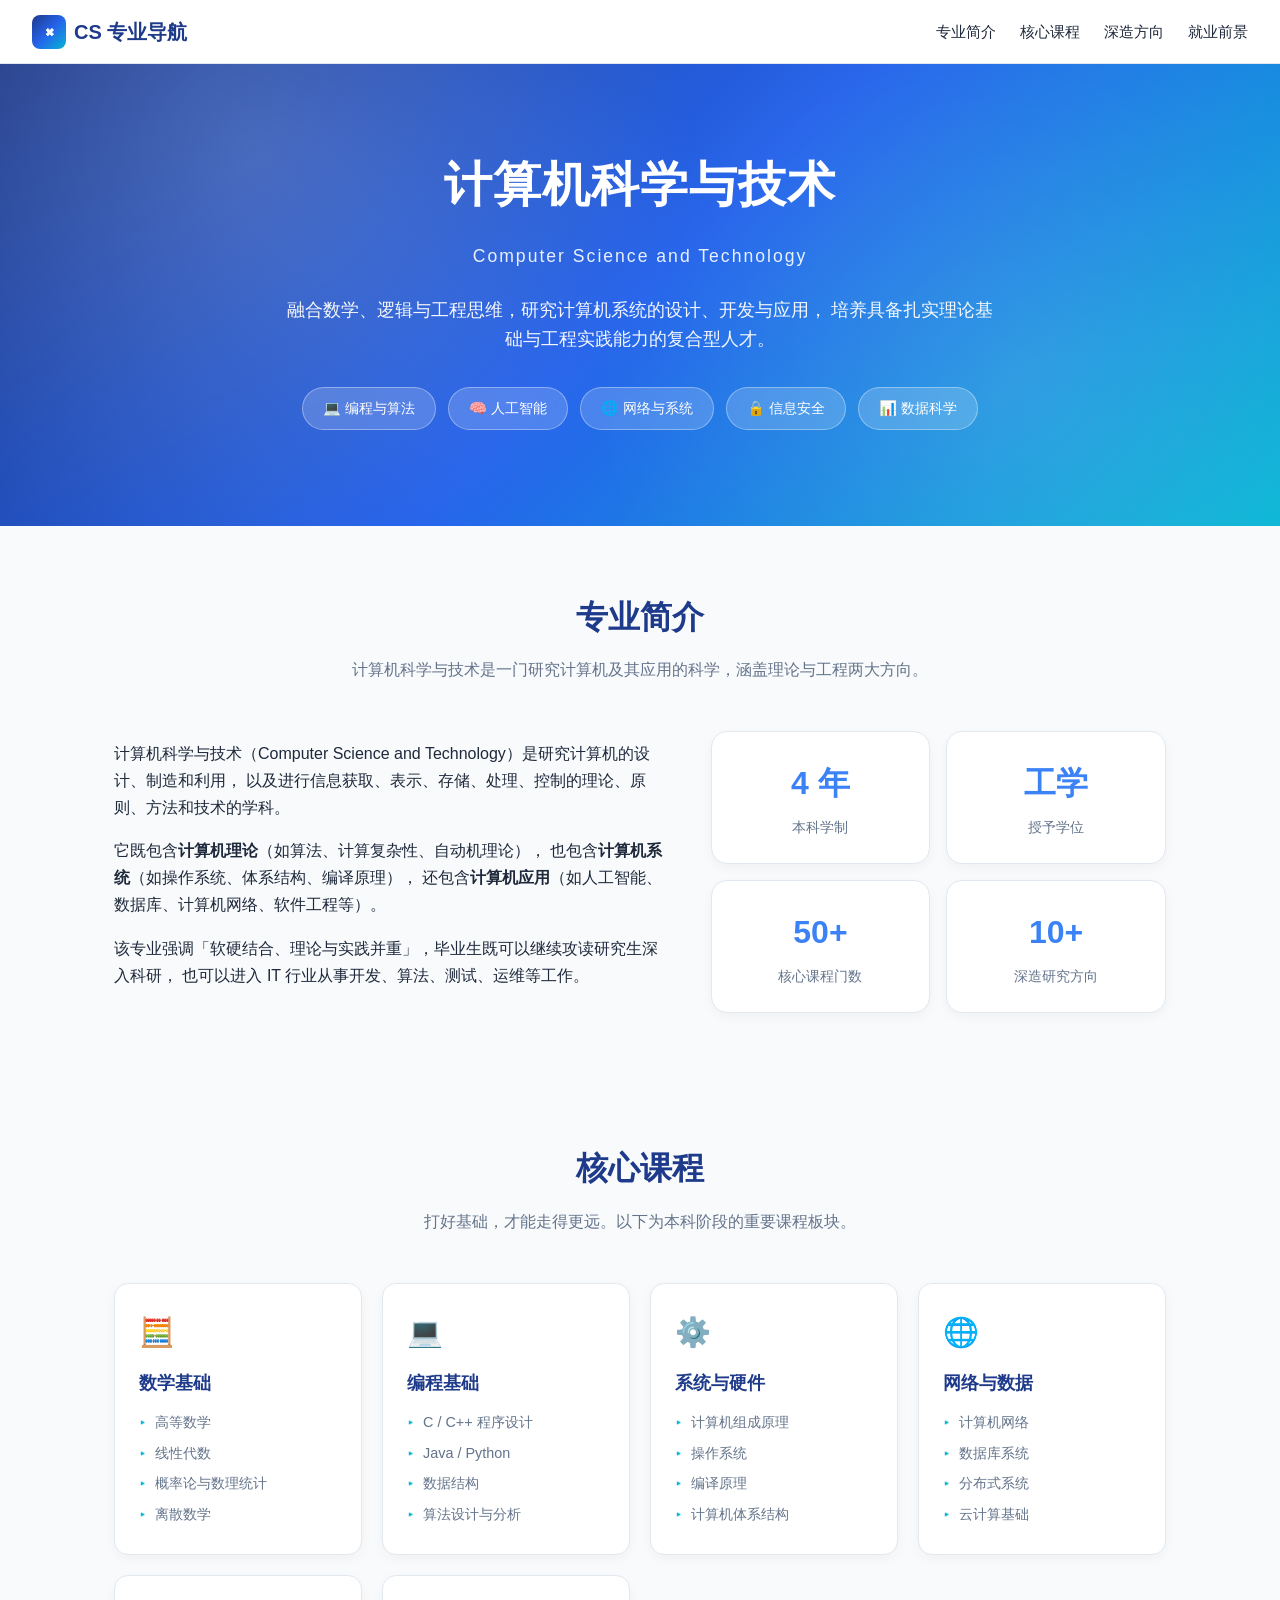
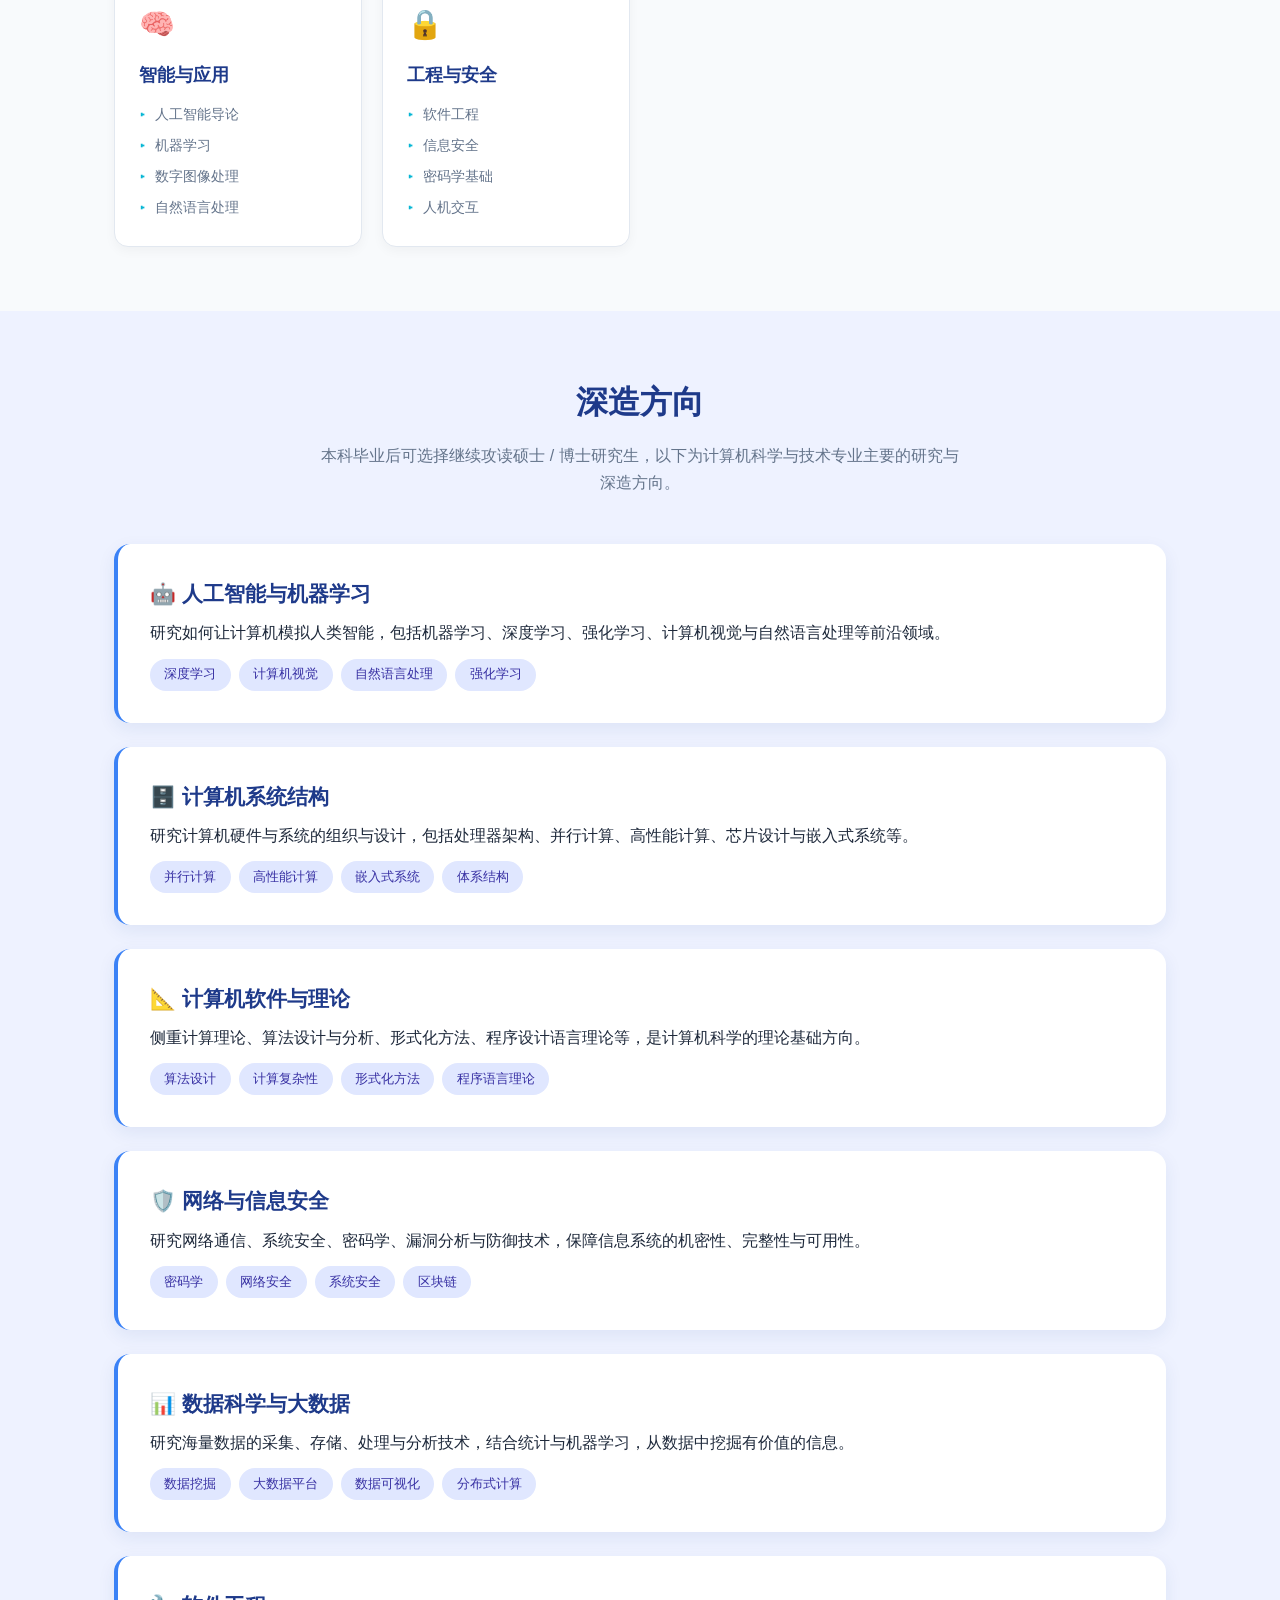
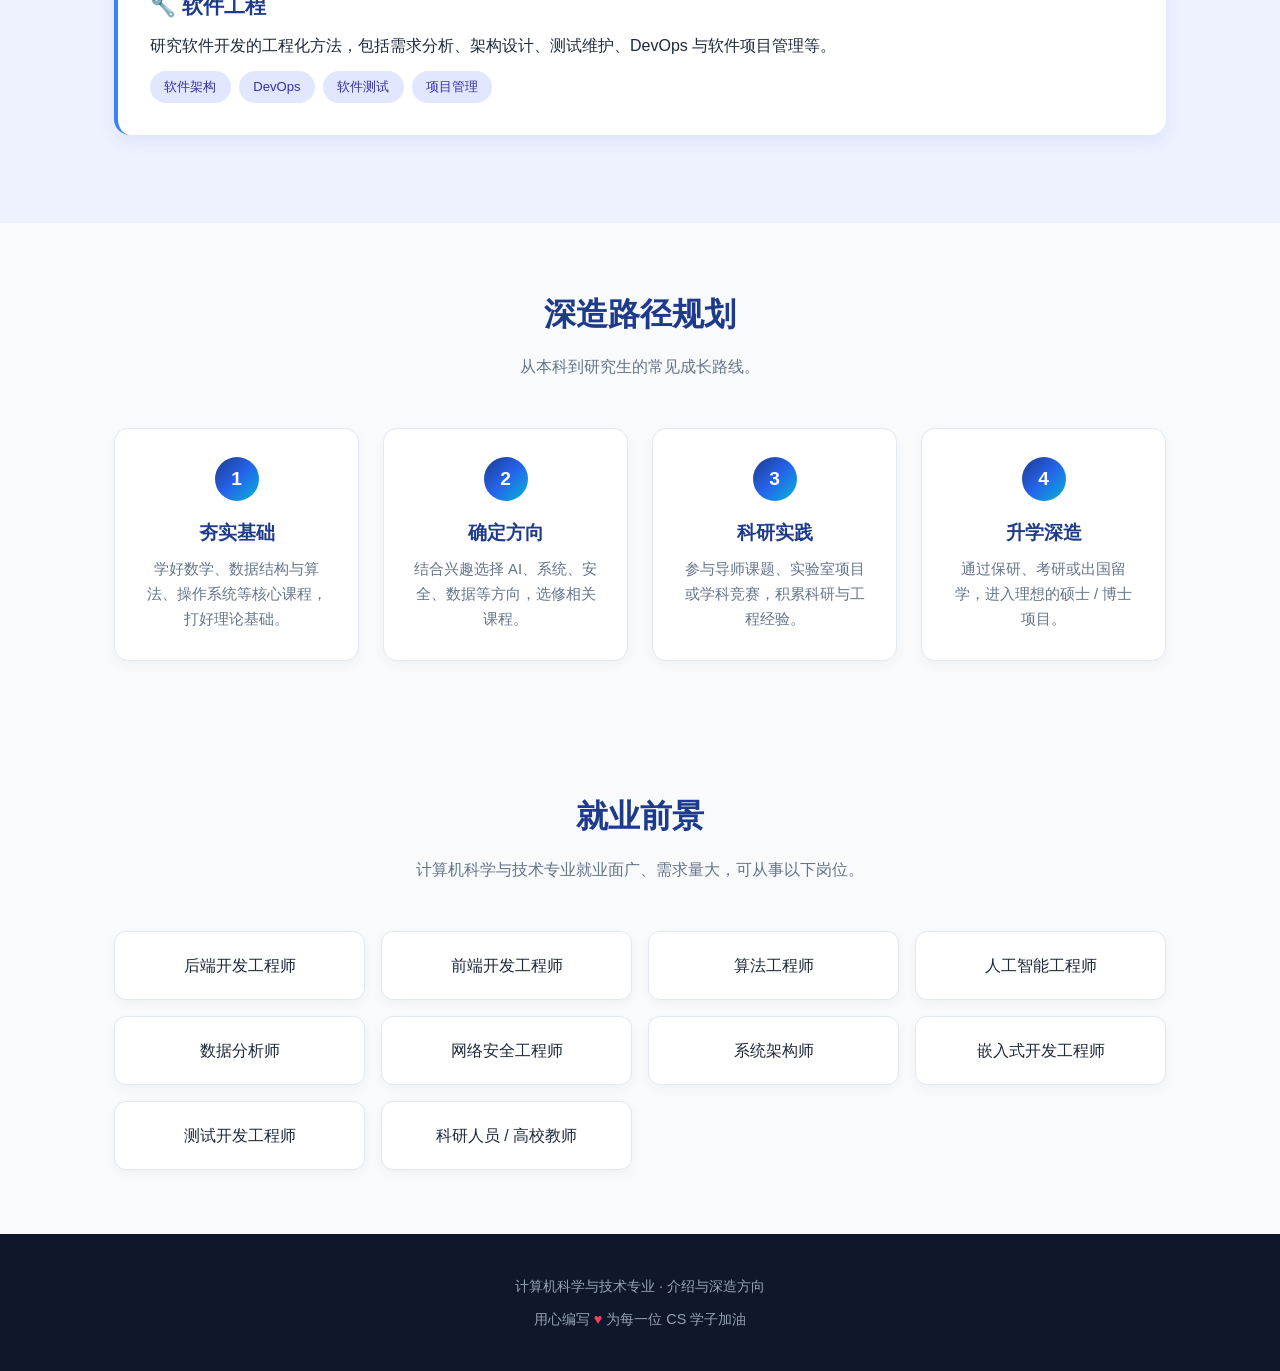
<file: computer-science.html>
<!DOCTYPE html>
<html lang="zh-CN">
<head>
  <meta charset="UTF-8">
  <meta name="viewport" content="width=device-width, initial-scale=1.0">
  <title>计算机科学与技术专业 · 介绍与深造方向</title>
  <style>
    :root {
      --primary: #1e3a8a;
      --primary-light: #3b82f6;
      --accent: #06b6d4;
      --bg: #f8fafc;
      --card-bg: #ffffff;
      --text: #1e293b;
      --text-light: #64748b;
      --border: #e2e8f0;
      --gradient: linear-gradient(135deg, #1e3a8a 0%, #2563eb 50%, #06b6d4 100%);
    }

    * {
      margin: 0;
      padding: 0;
      box-sizing: border-box;
    }

    html {
      scroll-behavior: smooth;
    }

    body {
      font-family: -apple-system, BlinkMacSystemFont, "Segoe UI", "PingFang SC",
        "Hiragino Sans GB", "Microsoft YaHei", sans-serif;
      background: var(--bg);
      color: var(--text);
      line-height: 1.7;
    }

    /* ===== 导航栏 ===== */
    .navbar {
      position: sticky;
      top: 0;
      z-index: 100;
      background: rgba(255, 255, 255, 0.92);
      backdrop-filter: blur(12px);
      border-bottom: 1px solid var(--border);
      padding: 0 2rem;
      height: 64px;
      display: flex;
      align-items: center;
      justify-content: space-between;
    }

    .navbar .logo {
      font-size: 1.25rem;
      font-weight: 700;
      color: var(--primary);
      display: flex;
      align-items: center;
      gap: 0.5rem;
    }

    .navbar .logo .icon {
      width: 34px;
      height: 34px;
      border-radius: 8px;
      background: var(--gradient);
      display: flex;
      align-items: center;
      justify-content: center;
      color: #fff;
      font-size: 1rem;
    }

    .nav-links {
      display: flex;
      gap: 1.5rem;
      list-style: none;
    }

    .nav-links a {
      color: var(--text);
      text-decoration: none;
      font-size: 0.95rem;
      font-weight: 500;
      transition: color 0.2s;
    }

    .nav-links a:hover {
      color: var(--primary-light);
    }

    @media (max-width: 640px) {
      .navbar {
        padding: 0 1rem;
      }
      .nav-links {
        gap: 1rem;
      }
      .nav-links a {
        font-size: 0.85rem;
      }
    }

    /* ===== Hero ===== */
    .hero {
      background: var(--gradient);
      color: #fff;
      text-align: center;
      padding: 5rem 1.5rem 6rem;
      position: relative;
      overflow: hidden;
    }

    .hero::after {
      content: "";
      position: absolute;
      inset: 0;
      background: radial-gradient(circle at 20% 20%, rgba(255, 255, 255, 0.18), transparent 40%),
        radial-gradient(circle at 80% 70%, rgba(255, 255, 255, 0.12), transparent 40%);
      pointer-events: none;
    }

    .hero h1 {
      font-size: 3rem;
      letter-spacing: 1px;
      margin-bottom: 1rem;
      position: relative;
      z-index: 1;
    }

    .hero .en {
      font-size: 1.1rem;
      opacity: 0.9;
      letter-spacing: 2px;
      margin-bottom: 1.5rem;
      position: relative;
      z-index: 1;
    }

    .hero p {
      max-width: 720px;
      margin: 0 auto;
      font-size: 1.1rem;
      opacity: 0.95;
      position: relative;
      z-index: 1;
    }

    .hero .badges {
      margin-top: 2rem;
      display: flex;
      flex-wrap: wrap;
      gap: 0.75rem;
      justify-content: center;
      position: relative;
      z-index: 1;
    }

    .hero .badge {
      background: rgba(255, 255, 255, 0.18);
      border: 1px solid rgba(255, 255, 255, 0.35);
      padding: 0.5rem 1.25rem;
      border-radius: 999px;
      font-size: 0.9rem;
      backdrop-filter: blur(4px);
    }

    @media (max-width: 640px) {
      .hero h1 {
        font-size: 2rem;
      }
      .hero p {
        font-size: 1rem;
      }
    }

    /* ===== 通用布局 ===== */
    .container {
      max-width: 1100px;
      margin: 0 auto;
      padding: 0 1.5rem;
    }

    section {
      padding: 4rem 0;
    }

    .section-title {
      text-align: center;
      font-size: 2rem;
      margin-bottom: 0.75rem;
      color: var(--primary);
    }

    .section-subtitle {
      text-align: center;
      color: var(--text-light);
      max-width: 640px;
      margin: 0 auto 3rem;
    }

    /* ===== 专业简介 ===== */
    .intro-grid {
      display: grid;
      grid-template-columns: 1.1fr 0.9fr;
      gap: 2.5rem;
      align-items: center;
    }

    .intro-text p {
      margin-bottom: 1rem;
      color: var(--text);
    }

    .intro-stats {
      display: grid;
      grid-template-columns: 1fr 1fr;
      gap: 1rem;
    }

    .stat-card {
      background: var(--card-bg);
      border: 1px solid var(--border);
      border-radius: 16px;
      padding: 1.5rem;
      text-align: center;
      box-shadow: 0 4px 12px rgba(0, 0, 0, 0.04);
      transition: transform 0.2s, box-shadow 0.2s;
    }

    .stat-card:hover {
      transform: translateY(-4px);
      box-shadow: 0 12px 24px rgba(30, 58, 138, 0.12);
    }

    .stat-card .num {
      font-size: 2rem;
      font-weight: 700;
      color: var(--primary-light);
    }

    .stat-card .label {
      color: var(--text-light);
      font-size: 0.9rem;
      margin-top: 0.25rem;
    }

    @media (max-width: 800px) {
      .intro-grid {
        grid-template-columns: 1fr;
      }
    }

    /* ===== 课程卡片 ===== */
    .cards-grid {
      display: grid;
      grid-template-columns: repeat(auto-fit, minmax(230px, 1fr));
      gap: 1.25rem;
    }

    .course-card {
      background: var(--card-bg);
      border: 1px solid var(--border);
      border-radius: 14px;
      padding: 1.5rem;
      box-shadow: 0 4px 12px rgba(0, 0, 0, 0.04);
      transition: transform 0.2s, border-color 0.2s;
    }

    .course-card:hover {
      transform: translateY(-4px);
      border-color: var(--primary-light);
    }

    .course-card .emoji {
      font-size: 1.8rem;
      margin-bottom: 0.75rem;
    }

    .course-card h3 {
      font-size: 1.1rem;
      margin-bottom: 0.5rem;
      color: var(--primary);
    }

    .course-card ul {
      list-style: none;
      padding: 0;
    }

    .course-card li {
      color: var(--text-light);
      font-size: 0.9rem;
      padding: 0.2rem 0;
      padding-left: 1rem;
      position: relative;
    }

    .course-card li::before {
      content: "▸";
      position: absolute;
      left: 0;
      color: var(--accent);
    }

    /* ===== 深造方向 ===== */
    .directions {
      background: #eef2ff;
    }

    .direction-card {
      background: var(--card-bg);
      border-radius: 16px;
      padding: 2rem;
      box-shadow: 0 6px 18px rgba(30, 58, 138, 0.08);
      border-left: 4px solid var(--primary-light);
      margin-bottom: 1.5rem;
      transition: transform 0.2s;
    }

    .direction-card:hover {
      transform: translateX(6px);
    }

    .direction-card h3 {
      color: var(--primary);
      font-size: 1.3rem;
      margin-bottom: 0.5rem;
      display: flex;
      align-items: center;
      gap: 0.5rem;
    }

    .direction-card .desc {
      color: var(--text);
      margin-bottom: 0.75rem;
    }

    .direction-card .tags {
      display: flex;
      flex-wrap: wrap;
      gap: 0.5rem;
    }

    .direction-card .tag {
      background: #e0e7ff;
      color: #3730a3;
      font-size: 0.82rem;
      padding: 0.3rem 0.9rem;
      border-radius: 999px;
      font-weight: 500;
    }

    /* ===== 时间线（深造路径） ===== */
    .timeline {
      display: grid;
      grid-template-columns: repeat(auto-fit, minmax(240px, 1fr));
      gap: 1.5rem;
      margin-top: 1rem;
    }

    .timeline-step {
      background: var(--card-bg);
      border: 1px solid var(--border);
      border-radius: 14px;
      padding: 1.75rem;
      text-align: center;
      box-shadow: 0 4px 12px rgba(0, 0, 0, 0.04);
    }

    .timeline-step .step-num {
      width: 44px;
      height: 44px;
      margin: 0 auto 1rem;
      background: var(--gradient);
      color: #fff;
      font-weight: 700;
      font-size: 1.2rem;
      border-radius: 50%;
      display: flex;
      align-items: center;
      justify-content: center;
    }

    .timeline-step h3 {
      margin-bottom: 0.5rem;
      color: var(--primary);
    }

    .timeline-step p {
      color: var(--text-light);
      font-size: 0.92rem;
    }

    /* ===== 就业方向 ===== */
    .job-grid {
      display: grid;
      grid-template-columns: repeat(auto-fit, minmax(200px, 1fr));
      gap: 1rem;
    }

    .job-item {
      background: var(--card-bg);
      border: 1px solid var(--border);
      border-radius: 12px;
      padding: 1.25rem;
      text-align: center;
      font-weight: 500;
      color: var(--text);
      box-shadow: 0 4px 12px rgba(0, 0, 0, 0.04);
      transition: background 0.2s, color 0.2s;
    }

    .job-item:hover {
      background: var(--primary);
      color: #fff;
    }

    /* ===== 页脚 ===== */
    footer {
      background: #0f172a;
      color: #94a3b8;
      text-align: center;
      padding: 2.5rem 1.5rem;
      font-size: 0.9rem;
    }

    footer .heart {
      color: #f43f5e;
    }
  </style>
</head>
<body>

  <!-- 导航栏 -->
  <nav class="navbar">
    <div class="logo">
      <span class="icon">⌘</span>
      CS 专业导航
    </div>
    <ul class="nav-links">
      <li><a href="#intro">专业简介</a></li>
      <li><a href="#courses">核心课程</a></li>
      <li><a href="#directions">深造方向</a></li>
      <li><a href="#jobs">就业前景</a></li>
    </ul>
  </nav>

  <!-- Hero -->
  <header class="hero">
    <h1>计算机科学与技术</h1>
    <div class="en">Computer Science and Technology</div>
    <p>
      融合数学、逻辑与工程思维，研究计算机系统的设计、开发与应用，
      培养具备扎实理论基础与工程实践能力的复合型人才。
    </p>
    <div class="badges">
      <span class="badge">💻 编程与算法</span>
      <span class="badge">🧠 人工智能</span>
      <span class="badge">🌐 网络与系统</span>
      <span class="badge">🔒 信息安全</span>
      <span class="badge">📊 数据科学</span>
    </div>
  </header>

  <!-- 专业简介 -->
  <section id="intro">
    <div class="container">
      <h2 class="section-title">专业简介</h2>
      <p class="section-subtitle">计算机科学与技术是一门研究计算机及其应用的科学，涵盖理论与工程两大方向。</p>
      <div class="intro-grid">
        <div class="intro-text">
          <p>
            计算机科学与技术（Computer Science and Technology）是研究计算机的设计、制造和利用，
            以及进行信息获取、表示、存储、处理、控制的理论、原则、方法和技术的学科。
          </p>
          <p>
            它既包含<strong>计算机理论</strong>（如算法、计算复杂性、自动机理论），
            也包含<strong>计算机系统</strong>（如操作系统、体系结构、编译原理），
            还包含<strong>计算机应用</strong>（如人工智能、数据库、计算机网络、软件工程等）。
          </p>
          <p>
            该专业强调「软硬结合、理论与实践并重」，毕业生既可以继续攻读研究生深入科研，
            也可以进入 IT 行业从事开发、算法、测试、运维等工作。
          </p>
        </div>
        <div class="intro-stats">
          <div class="stat-card">
            <div class="num">4 年</div>
            <div class="label">本科学制</div>
          </div>
          <div class="stat-card">
            <div class="num">工学</div>
            <div class="label">授予学位</div>
          </div>
          <div class="stat-card">
            <div class="num">50+</div>
            <div class="label">核心课程门数</div>
          </div>
          <div class="stat-card">
            <div class="num">10+</div>
            <div class="label">深造研究方向</div>
          </div>
        </div>
      </div>
    </div>
  </section>

  <!-- 核心课程 -->
  <section id="courses">
    <div class="container">
      <h2 class="section-title">核心课程</h2>
      <p class="section-subtitle">打好基础，才能走得更远。以下为本科阶段的重要课程板块。</p>
      <div class="cards-grid">
        <div class="course-card">
          <div class="emoji">🧮</div>
          <h3>数学基础</h3>
          <ul>
            <li>高等数学</li>
            <li>线性代数</li>
            <li>概率论与数理统计</li>
            <li>离散数学</li>
          </ul>
        </div>
        <div class="course-card">
          <div class="emoji">💻</div>
          <h3>编程基础</h3>
          <ul>
            <li>C / C++ 程序设计</li>
            <li>Java / Python</li>
            <li>数据结构</li>
            <li>算法设计与分析</li>
          </ul>
        </div>
        <div class="course-card">
          <div class="emoji">⚙️</div>
          <h3>系统与硬件</h3>
          <ul>
            <li>计算机组成原理</li>
            <li>操作系统</li>
            <li>编译原理</li>
            <li>计算机体系结构</li>
          </ul>
        </div>
        <div class="course-card">
          <div class="emoji">🌐</div>
          <h3>网络与数据</h3>
          <ul>
            <li>计算机网络</li>
            <li>数据库系统</li>
            <li>分布式系统</li>
            <li>云计算基础</li>
          </ul>
        </div>
        <div class="course-card">
          <div class="emoji">🧠</div>
          <h3>智能与应用</h3>
          <ul>
            <li>人工智能导论</li>
            <li>机器学习</li>
            <li>数字图像处理</li>
            <li>自然语言处理</li>
          </ul>
        </div>
        <div class="course-card">
          <div class="emoji">🔒</div>
          <h3>工程与安全</h3>
          <ul>
            <li>软件工程</li>
            <li>信息安全</li>
            <li>密码学基础</li>
            <li>人机交互</li>
          </ul>
        </div>
      </div>
    </div>
  </section>

  <!-- 深造方向 -->
  <section id="directions" class="directions">
    <div class="container">
      <h2 class="section-title">深造方向</h2>
      <p class="section-subtitle">
        本科毕业后可选择继续攻读硕士 / 博士研究生，以下为计算机科学与技术专业主要的研究与深造方向。
      </p>

      <div class="direction-card">
        <h3>🤖 人工智能与机器学习</h3>
        <p class="desc">
          研究如何让计算机模拟人类智能，包括机器学习、深度学习、强化学习、计算机视觉与自然语言处理等前沿领域。
        </p>
        <div class="tags">
          <span class="tag">深度学习</span>
          <span class="tag">计算机视觉</span>
          <span class="tag">自然语言处理</span>
          <span class="tag">强化学习</span>
        </div>
      </div>

      <div class="direction-card">
        <h3>🗄️ 计算机系统结构</h3>
        <p class="desc">
          研究计算机硬件与系统的组织与设计，包括处理器架构、并行计算、高性能计算、芯片设计与嵌入式系统等。
        </p>
        <div class="tags">
          <span class="tag">并行计算</span>
          <span class="tag">高性能计算</span>
          <span class="tag">嵌入式系统</span>
          <span class="tag">体系结构</span>
        </div>
      </div>

      <div class="direction-card">
        <h3>📐 计算机软件与理论</h3>
        <p class="desc">
          侧重计算理论、算法设计与分析、形式化方法、程序设计语言理论等，是计算机科学的理论基础方向。
        </p>
        <div class="tags">
          <span class="tag">算法设计</span>
          <span class="tag">计算复杂性</span>
          <span class="tag">形式化方法</span>
          <span class="tag">程序语言理论</span>
        </div>
      </div>

      <div class="direction-card">
        <h3>🛡️ 网络与信息安全</h3>
        <p class="desc">
          研究网络通信、系统安全、密码学、漏洞分析与防御技术，保障信息系统的机密性、完整性与可用性。
        </p>
        <div class="tags">
          <span class="tag">密码学</span>
          <span class="tag">网络安全</span>
          <span class="tag">系统安全</span>
          <span class="tag">区块链</span>
        </div>
      </div>

      <div class="direction-card">
        <h3>📊 数据科学与大数据</h3>
        <p class="desc">
          研究海量数据的采集、存储、处理与分析技术，结合统计与机器学习，从数据中挖掘有价值的信息。
        </p>
        <div class="tags">
          <span class="tag">数据挖掘</span>
          <span class="tag">大数据平台</span>
          <span class="tag">数据可视化</span>
          <span class="tag">分布式计算</span>
        </div>
      </div>

      <div class="direction-card">
        <h3>🔧 软件工程</h3>
        <p class="desc">
          研究软件开发的工程化方法，包括需求分析、架构设计、测试维护、DevOps 与软件项目管理等。
        </p>
        <div class="tags">
          <span class="tag">软件架构</span>
          <span class="tag">DevOps</span>
          <span class="tag">软件测试</span>
          <span class="tag">项目管理</span>
        </div>
      </div>
    </div>
  </section>

  <!-- 深造路径 -->
  <section id="path">
    <div class="container">
      <h2 class="section-title">深造路径规划</h2>
      <p class="section-subtitle">从本科到研究生的常见成长路线。</p>
      <div class="timeline">
        <div class="timeline-step">
          <div class="step-num">1</div>
          <h3>夯实基础</h3>
          <p>学好数学、数据结构与算法、操作系统等核心课程，打好理论基础。</p>
        </div>
        <div class="timeline-step">
          <div class="step-num">2</div>
          <h3>确定方向</h3>
          <p>结合兴趣选择 AI、系统、安全、数据等方向，选修相关课程。</p>
        </div>
        <div class="timeline-step">
          <div class="step-num">3</div>
          <h3>科研实践</h3>
          <p>参与导师课题、实验室项目或学科竞赛，积累科研与工程经验。</p>
        </div>
        <div class="timeline-step">
          <div class="step-num">4</div>
          <h3>升学深造</h3>
          <p>通过保研、考研或出国留学，进入理想的硕士 / 博士项目。</p>
        </div>
      </div>
    </div>
  </section>

  <!-- 就业前景 -->
  <section id="jobs">
    <div class="container">
      <h2 class="section-title">就业前景</h2>
      <p class="section-subtitle">计算机科学与技术专业就业面广、需求量大，可从事以下岗位。</p>
      <div class="job-grid">
        <div class="job-item">后端开发工程师</div>
        <div class="job-item">前端开发工程师</div>
        <div class="job-item">算法工程师</div>
        <div class="job-item">人工智能工程师</div>
        <div class="job-item">数据分析师</div>
        <div class="job-item">网络安全工程师</div>
        <div class="job-item">系统架构师</div>
        <div class="job-item">嵌入式开发工程师</div>
        <div class="job-item">测试开发工程师</div>
        <div class="job-item">科研人员 / 高校教师</div>
      </div>
    </div>
  </section>

  <!-- 页脚 -->
  <footer>
    <p>计算机科学与技术专业 · 介绍与深造方向</p>
    <p style="margin-top: 0.5rem;">用心编写 <span class="heart">♥</span> 为每一位 CS 学子加油</p>
  </footer>

</body>
</html>
</file>
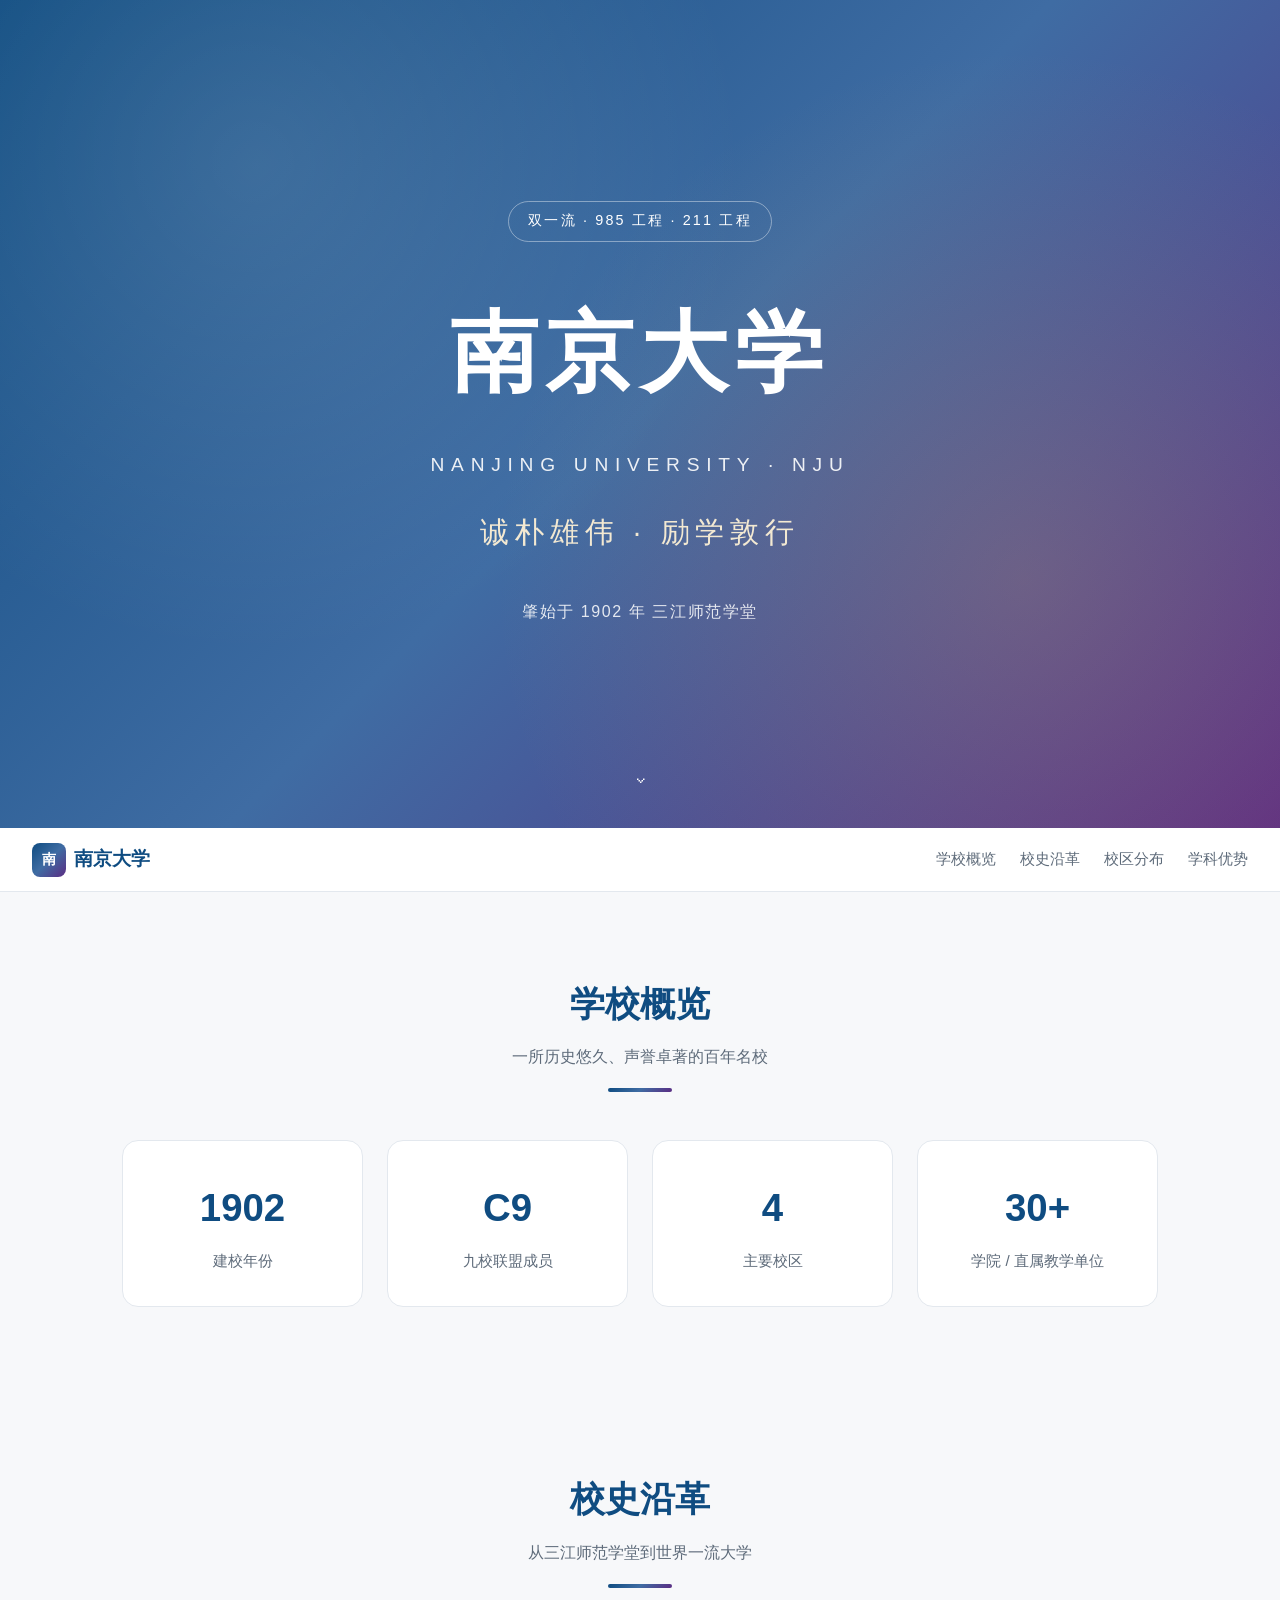
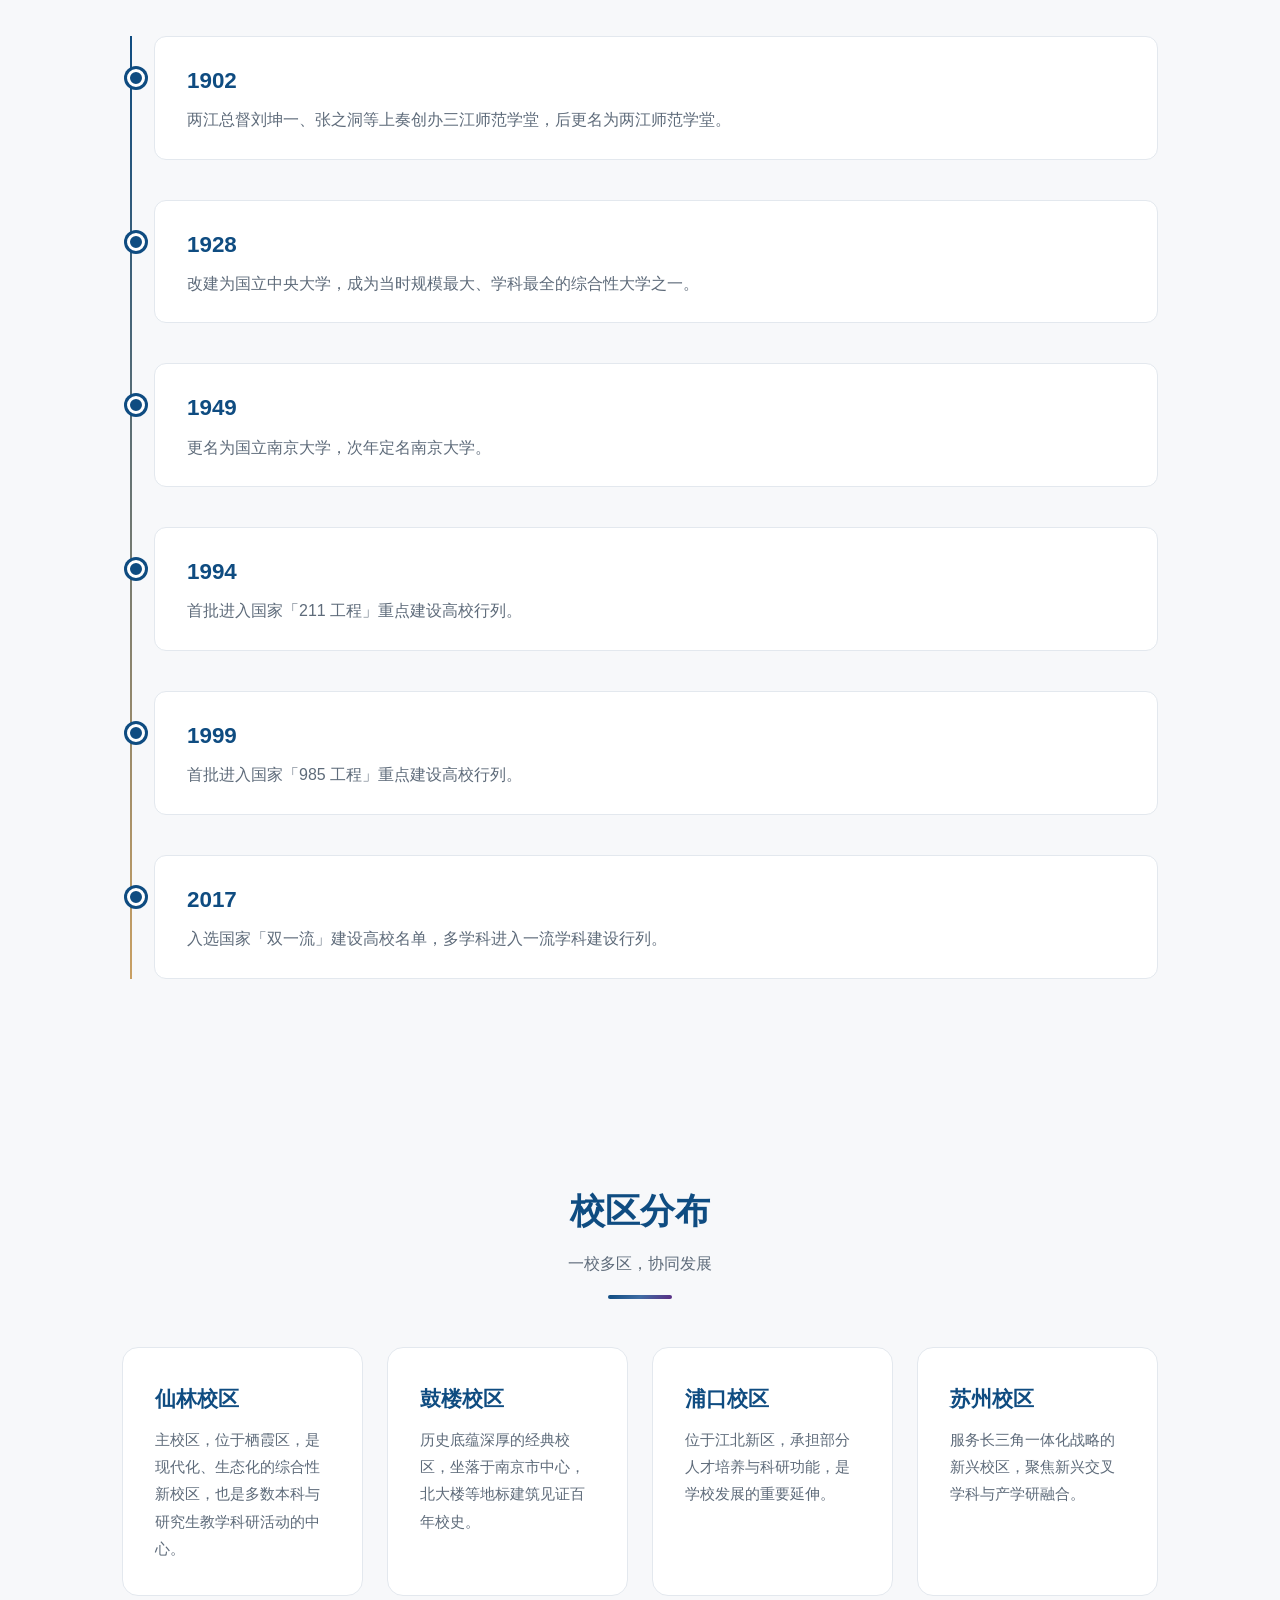
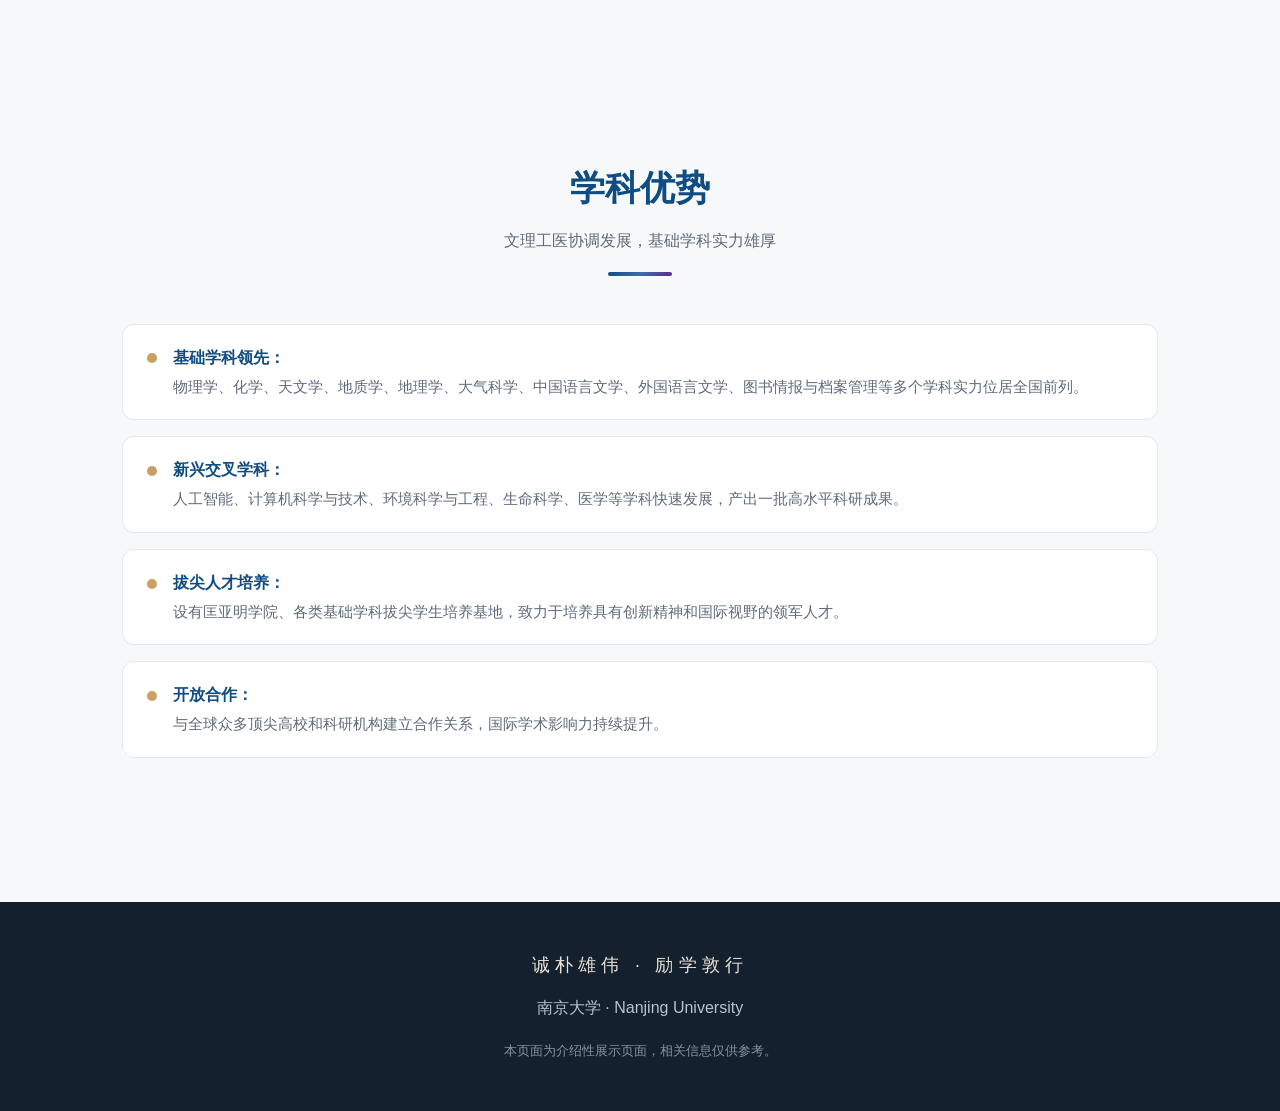
<file: nanjing-university.html>
<!DOCTYPE html>
<html lang="zh-CN">
<head>
  <meta charset="UTF-8">
  <meta name="viewport" content="width=device-width, initial-scale=1.0">
  <title>南京大学 · 校史与风采</title>
  <style>
    :root {
      --nju-blue: #0f4c81;
      --nju-purple: #5b2c83;
      --nju-gold: #c9a063;
      --bg: #f7f8fa;
      --card-bg: #ffffff;
      --text: #1f2d3d;
      --text-light: #5e6b7a;
      --border: #e3e8ee;
      --gradient: linear-gradient(135deg, #0f4c81 0%, #3f6ca3 50%, #5b2c83 100%);
    }

    * {
      margin: 0;
      padding: 0;
      box-sizing: border-box;
    }

    html {
      scroll-behavior: smooth;
    }

    body {
      font-family: -apple-system, BlinkMacSystemFont, "Segoe UI", "PingFang SC",
        "Hiragino Sans GB", "Microsoft YaHei", sans-serif;
      background: var(--bg);
      color: var(--text);
      line-height: 1.8;
    }

    /* ===== 顶部横幅 ===== */
    .hero {
      position: relative;
      min-height: 92vh;
      background: var(--gradient);
      color: #fff;
      display: flex;
      flex-direction: column;
      align-items: center;
      justify-content: center;
      text-align: center;
      padding: 4rem 2rem;
      overflow: hidden;
    }

    .hero::before {
      content: "";
      position: absolute;
      inset: 0;
      background:
        radial-gradient(circle at 20% 20%, rgba(255, 255, 255, 0.12), transparent 40%),
        radial-gradient(circle at 80% 70%, rgba(201, 160, 99, 0.25), transparent 45%);
      pointer-events: none;
    }

    .hero-badge {
      position: relative;
      display: inline-block;
      padding: 0.4rem 1.2rem;
      border: 1px solid rgba(255, 255, 255, 0.4);
      border-radius: 999px;
      font-size: 0.9rem;
      letter-spacing: 0.15em;
      margin-bottom: 2rem;
    }

    .hero h1 {
      position: relative;
      font-size: clamp(3rem, 8vw, 5.5rem);
      font-weight: 800;
      letter-spacing: 0.08em;
      margin-bottom: 1rem;
    }

    .hero .en-name {
      position: relative;
      font-size: 1.2rem;
      letter-spacing: 0.35em;
      opacity: 0.9;
      margin-bottom: 1.5rem;
      text-transform: uppercase;
    }

    .hero .motto {
      position: relative;
      font-size: clamp(1.2rem, 2.5vw, 1.8rem);
      font-weight: 300;
      letter-spacing: 0.2em;
      margin-bottom: 2.5rem;
      color: #f3e9d2;
    }

    .hero .founded {
      position: relative;
      font-size: 1rem;
      opacity: 0.85;
      letter-spacing: 0.1em;
    }

    .scroll-hint {
      position: absolute;
      bottom: 2rem;
      left: 50%;
      transform: translateX(-50%);
      font-size: 1.5rem;
      animation: bounce 2s infinite;
    }

    @keyframes bounce {
      0%, 100% { transform: translate(-50%, 0); }
      50% { transform: translate(-50%, 10px); }
    }

    /* ===== 导航栏 ===== */
    .navbar {
      position: sticky;
      top: 0;
      z-index: 100;
      background: rgba(255, 255, 255, 0.92);
      backdrop-filter: blur(12px);
      border-bottom: 1px solid var(--border);
      padding: 0 2rem;
      height: 64px;
      display: flex;
      align-items: center;
      justify-content: space-between;
    }

    .navbar .logo {
      font-size: 1.2rem;
      font-weight: 700;
      color: var(--nju-blue);
      display: flex;
      align-items: center;
      gap: 0.5rem;
    }

    .navbar .logo .icon {
      width: 34px;
      height: 34px;
      border-radius: 8px;
      background: var(--gradient);
      display: flex;
      align-items: center;
      justify-content: center;
      color: #fff;
      font-size: 0.9rem;
    }

    .nav-links {
      display: flex;
      gap: 1.5rem;
      list-style: none;
    }

    .nav-links a {
      text-decoration: none;
      color: var(--text-light);
      font-size: 0.95rem;
      transition: color 0.2s;
    }

    .nav-links a:hover {
      color: var(--nju-blue);
    }

    /* ===== 通用区块 ===== */
    .section {
      padding: 5rem 2rem;
      max-width: 1100px;
      margin: 0 auto;
    }

    .section-title {
      text-align: center;
      margin-bottom: 3rem;
    }

    .section-title h2 {
      font-size: 2.2rem;
      color: var(--nju-blue);
      margin-bottom: 0.5rem;
    }

    .section-title p {
      color: var(--text-light);
    }

    .section-title::after {
      content: "";
      display: block;
      width: 64px;
      height: 4px;
      margin: 1rem auto 0;
      background: var(--gradient);
      border-radius: 2px;
    }

    /* ===== 概览卡片 ===== */
    .stats-grid {
      display: grid;
      grid-template-columns: repeat(auto-fit, minmax(220px, 1fr));
      gap: 1.5rem;
    }

    .stat-card {
      background: var(--card-bg);
      border: 1px solid var(--border);
      border-radius: 16px;
      padding: 2rem 1.5rem;
      text-align: center;
      transition: transform 0.25s, box-shadow 0.25s;
    }

    .stat-card:hover {
      transform: translateY(-6px);
      box-shadow: 0 12px 28px rgba(15, 76, 129, 0.12);
    }

    .stat-card .number {
      font-size: 2.4rem;
      font-weight: 800;
      color: var(--nju-blue);
      margin-bottom: 0.3rem;
    }

    .stat-card .label {
      color: var(--text-light);
      font-size: 0.95rem;
    }

    /* ===== 校史时间线 ===== */
    .timeline {
      position: relative;
      padding-left: 2rem;
    }

    .timeline::before {
      content: "";
      position: absolute;
      left: 8px;
      top: 0;
      bottom: 0;
      width: 2px;
      background: linear-gradient(var(--nju-blue), var(--nju-gold));
    }

    .timeline-item {
      position: relative;
      margin-bottom: 2.5rem;
      background: var(--card-bg);
      border: 1px solid var(--border);
      border-radius: 12px;
      padding: 1.5rem 2rem;
    }

    .timeline-item::before {
      content: "";
      position: absolute;
      left: -1.75rem;
      top: 2rem;
      width: 12px;
      height: 12px;
      border-radius: 50%;
      background: var(--nju-blue);
      border: 3px solid #fff;
      box-shadow: 0 0 0 3px var(--nju-blue);
    }

    .timeline-item .year {
      font-size: 1.4rem;
      font-weight: 700;
      color: var(--nju-blue);
    }

    .timeline-item p {
      color: var(--text-light);
      margin-top: 0.3rem;
    }

    /* ===== 校区 ===== */
    .campus-grid {
      display: grid;
      grid-template-columns: repeat(auto-fit, minmax(240px, 1fr));
      gap: 1.5rem;
    }

    .campus-card {
      background: var(--card-bg);
      border: 1px solid var(--border);
      border-radius: 16px;
      padding: 2rem;
      transition: transform 0.25s;
    }

    .campus-card:hover {
      transform: translateY(-6px);
      border-color: var(--nju-gold);
    }

    .campus-card h3 {
      color: var(--nju-blue);
      margin-bottom: 0.5rem;
      font-size: 1.3rem;
    }

    .campus-card p {
      color: var(--text-light);
      font-size: 0.95rem;
    }

    /* ===== 学科优势 ===== */
    .feature-list {
      list-style: none;
    }

    .feature-list li {
      display: flex;
      align-items: flex-start;
      gap: 1rem;
      background: var(--card-bg);
      border: 1px solid var(--border);
      border-radius: 12px;
      padding: 1.2rem 1.5rem;
      margin-bottom: 1rem;
    }

    .feature-list .dot {
      flex-shrink: 0;
      width: 10px;
      height: 10px;
      margin-top: 0.6rem;
      border-radius: 50%;
      background: var(--nju-gold);
    }

    .feature-list strong {
      color: var(--nju-blue);
    }

    .feature-list p {
      color: var(--text-light);
      font-size: 0.95rem;
    }

    /* ===== 页脚 ===== */
    footer {
      background: #14202e;
      color: #b8c4d0;
      text-align: center;
      padding: 3rem 2rem;
      margin-top: 3rem;
    }

    footer .motto-big {
      color: #e8e2d4;
      font-size: 1.1rem;
      letter-spacing: 0.3em;
      margin-bottom: 0.8rem;
    }

    footer small {
      display: block;
      margin-top: 1rem;
      opacity: 0.7;
    }

    @media (max-width: 640px) {
      .nav-links {
        gap: 0.8rem;
      }
      .nav-links a {
        font-size: 0.8rem;
      }
      .section {
        padding: 3rem 1.2rem;
      }
    }
  </style>
</head>
<body>

  <!-- 顶部横幅 -->
  <header class="hero">
    <div class="hero-badge">双一流 · 985 工程 · 211 工程</div>
    <h1>南京大学</h1>
    <div class="en-name">Nanjing University · NJU</div>
    <p class="motto">诚朴雄伟 · 励学敦行</p>
    <p class="founded">肇始于 1902 年 三江师范学堂</p>
    <div class="scroll-hint">⌄</div>
  </header>

  <!-- 导航栏 -->
  <nav class="navbar">
    <div class="logo">
      <span class="icon">南</span>
      <span>南京大学</span>
    </div>
    <ul class="nav-links">
      <li><a href="#overview">学校概览</a></li>
      <li><a href="#history">校史沿革</a></li>
      <li><a href="#campus">校区分布</a></li>
      <li><a href="#strength">学科优势</a></li>
    </ul>
  </nav>

  <!-- 学校概览 -->
  <section class="section" id="overview">
    <div class="section-title">
      <h2>学校概览</h2>
      <p>一所历史悠久、声誉卓著的百年名校</p>
    </div>
    <div class="stats-grid">
      <div class="stat-card">
        <div class="number">1902</div>
        <div class="label">建校年份</div>
      </div>
      <div class="stat-card">
        <div class="number">C9</div>
        <div class="label">九校联盟成员</div>
      </div>
      <div class="stat-card">
        <div class="number">4</div>
        <div class="label">主要校区</div>
      </div>
      <div class="stat-card">
        <div class="number">30+</div>
        <div class="label">学院 / 直属教学单位</div>
      </div>
    </div>
  </section>

  <!-- 校史沿革 -->
  <section class="section" id="history">
    <div class="section-title">
      <h2>校史沿革</h2>
      <p>从三江师范学堂到世界一流大学</p>
    </div>
    <div class="timeline">
      <div class="timeline-item">
        <div class="year">1902</div>
        <p>两江总督刘坤一、张之洞等上奏创办三江师范学堂，后更名为两江师范学堂。</p>
      </div>
      <div class="timeline-item">
        <div class="year">1928</div>
        <p>改建为国立中央大学，成为当时规模最大、学科最全的综合性大学之一。</p>
      </div>
      <div class="timeline-item">
        <div class="year">1949</div>
        <p>更名为国立南京大学，次年定名南京大学。</p>
      </div>
      <div class="timeline-item">
        <div class="year">1994</div>
        <p>首批进入国家「211 工程」重点建设高校行列。</p>
      </div>
      <div class="timeline-item">
        <div class="year">1999</div>
        <p>首批进入国家「985 工程」重点建设高校行列。</p>
      </div>
      <div class="timeline-item">
        <div class="year">2017</div>
        <p>入选国家「双一流」建设高校名单，多学科进入一流学科建设行列。</p>
      </div>
    </div>
  </section>

  <!-- 校区分布 -->
  <section class="section" id="campus">
    <div class="section-title">
      <h2>校区分布</h2>
      <p>一校多区，协同发展</p>
    </div>
    <div class="campus-grid">
      <div class="campus-card">
        <h3>仙林校区</h3>
        <p>主校区，位于栖霞区，是现代化、生态化的综合性新校区，也是多数本科与研究生教学科研活动的中心。</p>
      </div>
      <div class="campus-card">
        <h3>鼓楼校区</h3>
        <p>历史底蕴深厚的经典校区，坐落于南京市中心，北大楼等地标建筑见证百年校史。</p>
      </div>
      <div class="campus-card">
        <h3>浦口校区</h3>
        <p>位于江北新区，承担部分人才培养与科研功能，是学校发展的重要延伸。</p>
      </div>
      <div class="campus-card">
        <h3>苏州校区</h3>
        <p>服务长三角一体化战略的新兴校区，聚焦新兴交叉学科与产学研融合。</p>
      </div>
    </div>
  </section>

  <!-- 学科优势 -->
  <section class="section" id="strength">
    <div class="section-title">
      <h2>学科优势</h2>
      <p>文理工医协调发展，基础学科实力雄厚</p>
    </div>
    <ul class="feature-list">
      <li>
        <span class="dot"></span>
        <div><strong>基础学科领先：</strong><p>物理学、化学、天文学、地质学、地理学、大气科学、中国语言文学、外国语言文学、图书情报与档案管理等多个学科实力位居全国前列。</p></div>
      </li>
      <li>
        <span class="dot"></span>
        <div><strong>新兴交叉学科：</strong><p>人工智能、计算机科学与技术、环境科学与工程、生命科学、医学等学科快速发展，产出一批高水平科研成果。</p></div>
      </li>
      <li>
        <span class="dot"></span>
        <div><strong>拔尖人才培养：</strong><p>设有匡亚明学院、各类基础学科拔尖学生培养基地，致力于培养具有创新精神和国际视野的领军人才。</p></div>
      </li>
      <li>
        <span class="dot"></span>
        <div><strong>开放合作：</strong><p>与全球众多顶尖高校和科研机构建立合作关系，国际学术影响力持续提升。</p></div>
      </li>
    </ul>
  </section>

  <footer>
    <div class="motto-big">诚朴雄伟 · 励学敦行</div>
    <div>南京大学 · Nanjing University</div>
    <small>本页面为介绍性展示页面，相关信息仅供参考。</small>
  </footer>

</body>
</html>
</file>
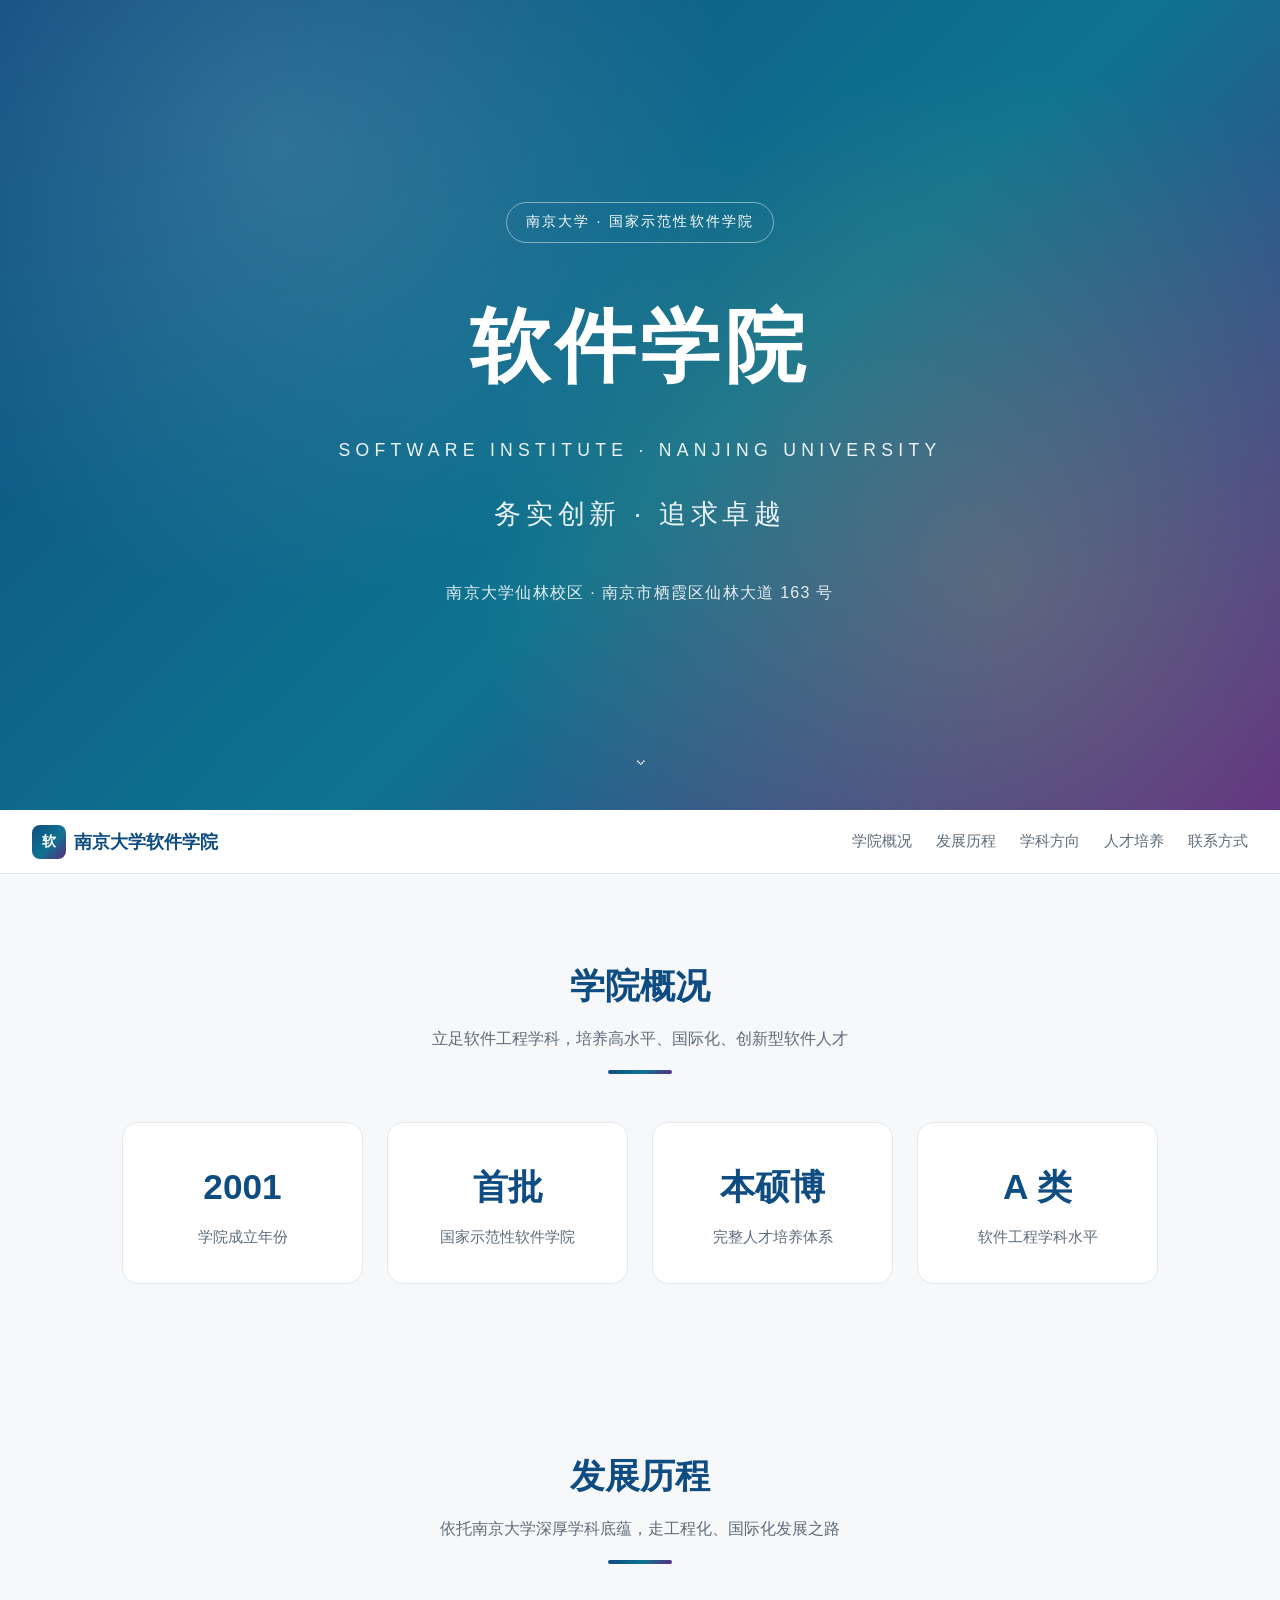
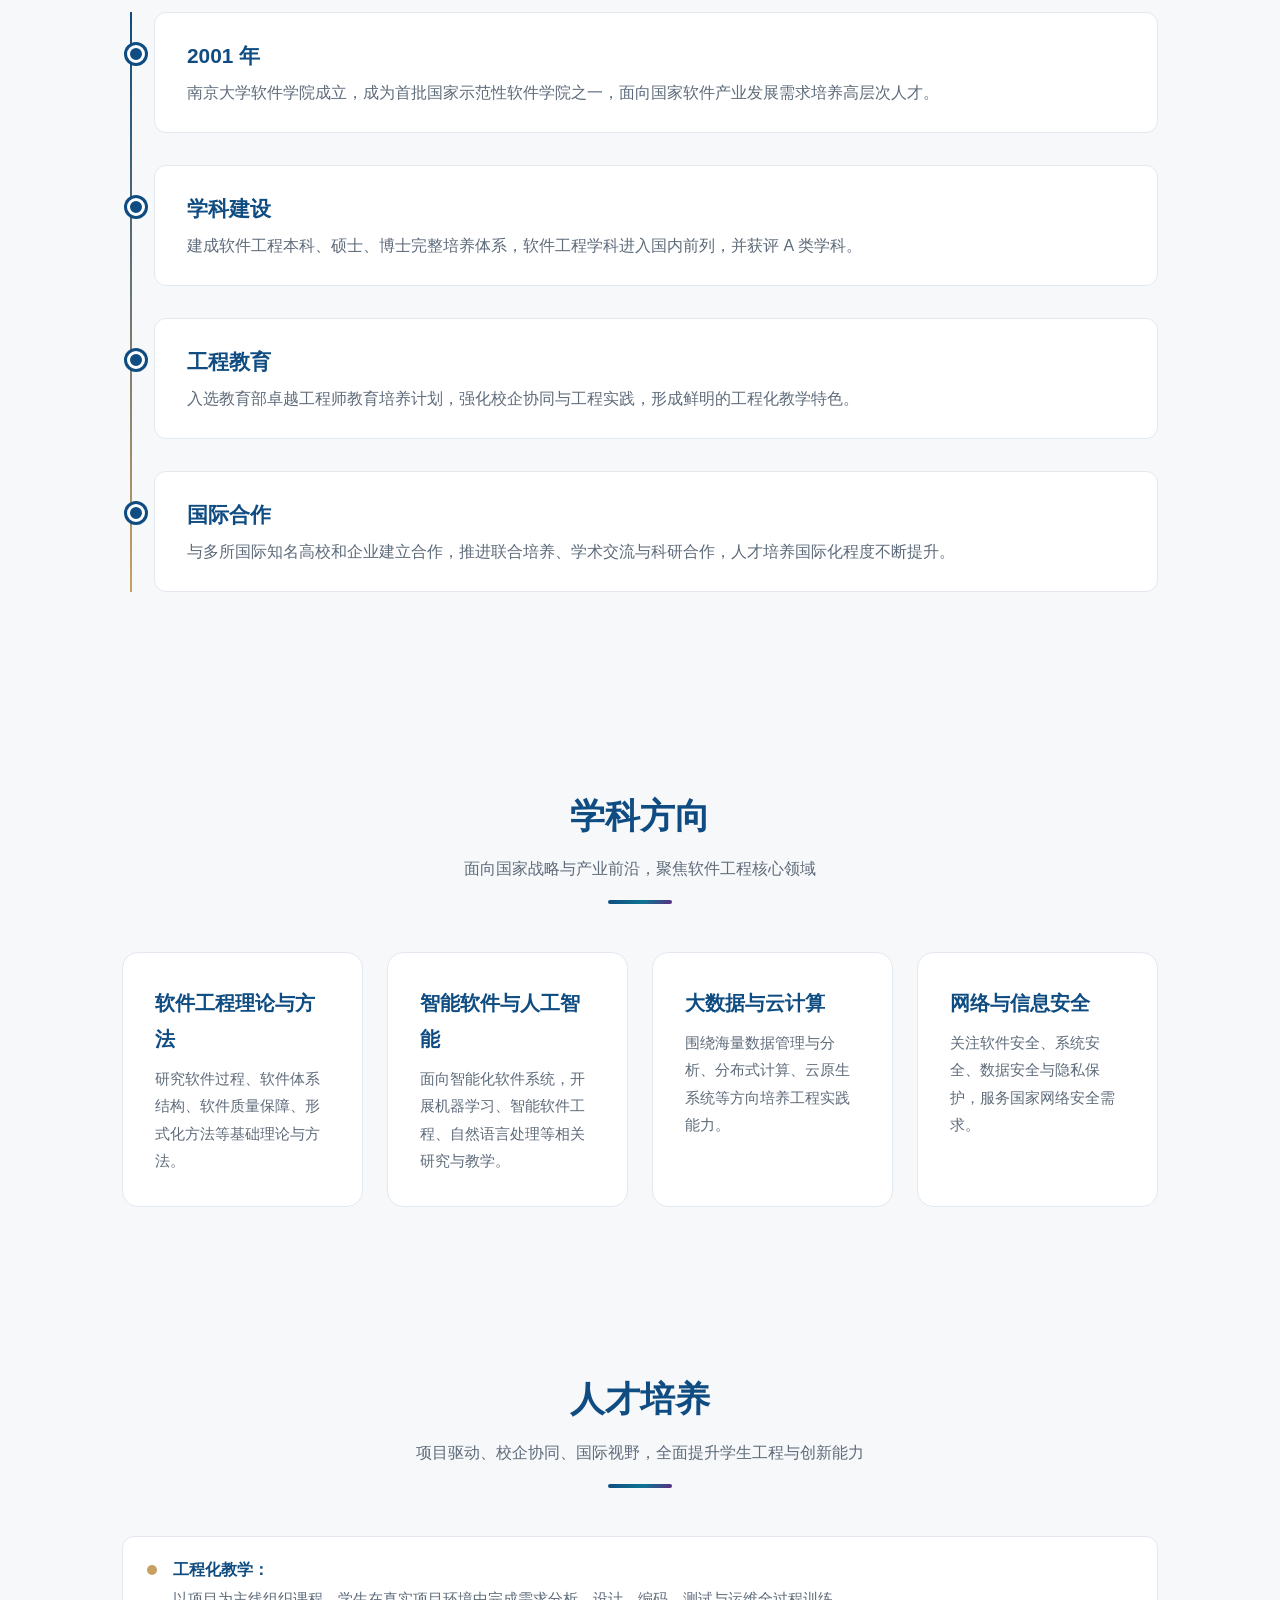
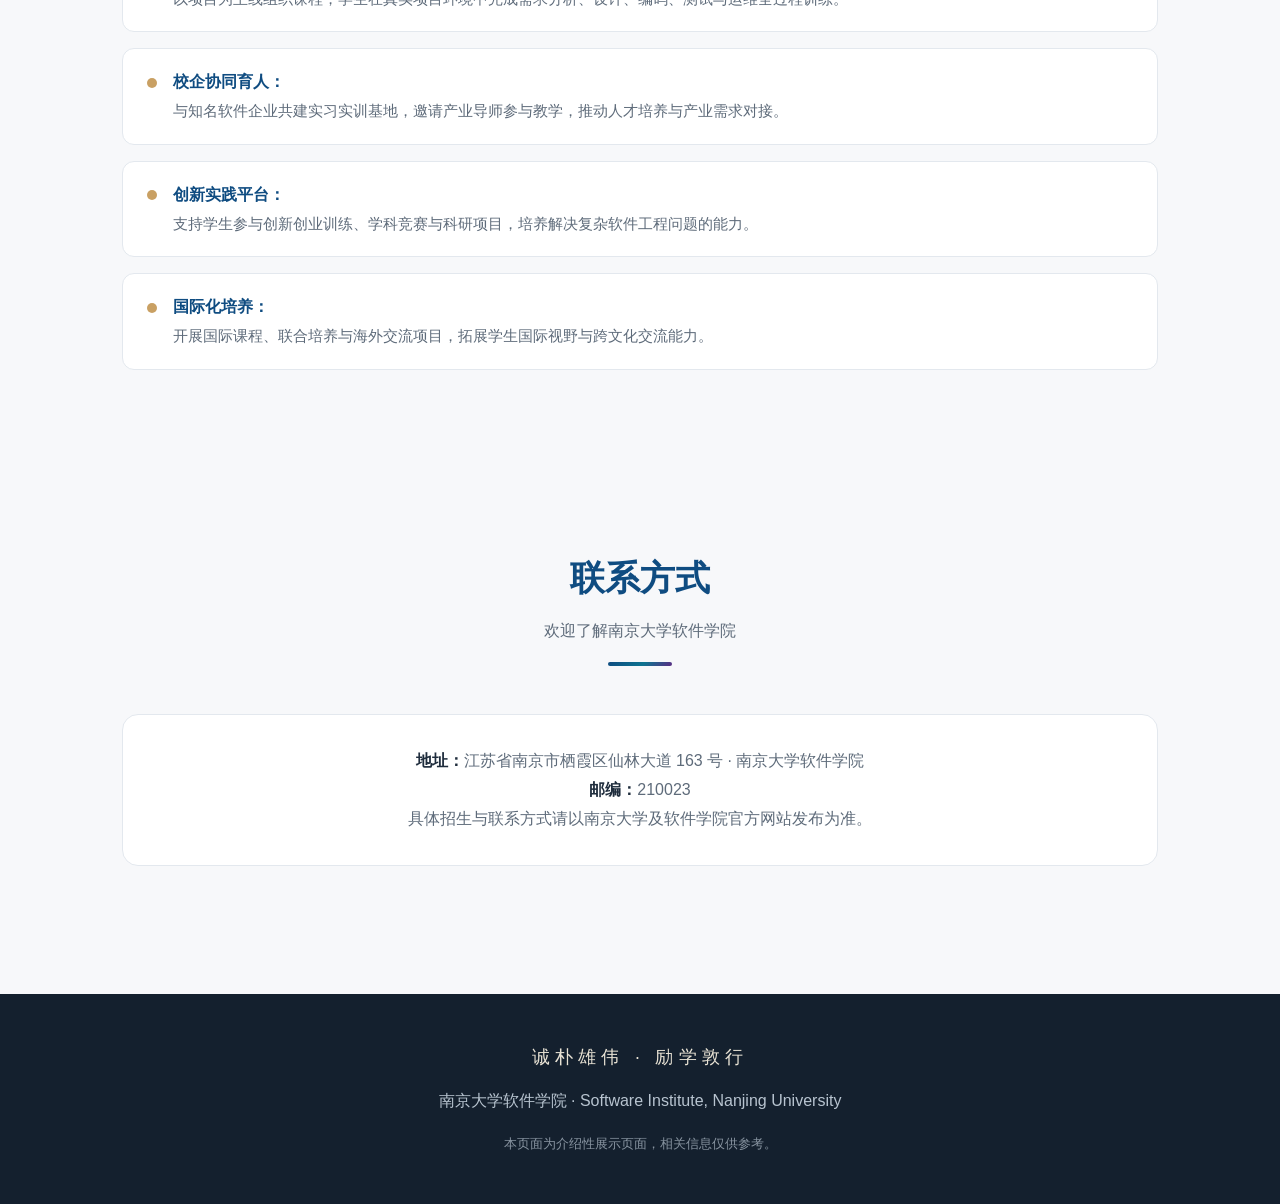
<file: nju-software-institute.html>
<!DOCTYPE html>
<html lang="zh-CN">
<head>
  <meta charset="UTF-8">
  <meta name="viewport" content="width=device-width, initial-scale=1.0">
  <title>南京大学软件学院 · 学院介绍</title>
  <style>
    :root {
      --nju-blue: #0f4c81;
      --nju-purple: #5b2c83;
      --nju-gold: #c9a063;
      --tech-cyan: #0e7490;
      --bg: #f7f8fa;
      --card-bg: #ffffff;
      --text: #1f2d3d;
      --text-light: #5e6b7a;
      --border: #e3e8ee;
      --gradient: linear-gradient(135deg, #0f4c81 0%, #0e7490 55%, #5b2c83 100%);
    }

    * {
      margin: 0;
      padding: 0;
      box-sizing: border-box;
    }

    html {
      scroll-behavior: smooth;
    }

    body {
      font-family: -apple-system, BlinkMacSystemFont, "Segoe UI", "PingFang SC",
        "Hiragino Sans GB", "Microsoft YaHei", sans-serif;
      background: var(--bg);
      color: var(--text);
      line-height: 1.8;
    }

    /* ===== 顶部横幅 ===== */
    .hero {
      position: relative;
      min-height: 90vh;
      background: var(--gradient);
      color: #fff;
      display: flex;
      flex-direction: column;
      align-items: center;
      justify-content: center;
      text-align: center;
      padding: 4rem 2rem;
      overflow: hidden;
    }

    .hero::before {
      content: "";
      position: absolute;
      inset: 0;
      background:
        radial-gradient(circle at 22% 18%, rgba(255, 255, 255, 0.14), transparent 38%),
        radial-gradient(circle at 78% 72%, rgba(201, 160, 99, 0.28), transparent 45%);
      pointer-events: none;
    }

    .hero-badge {
      position: relative;
      display: inline-block;
      padding: 0.4rem 1.2rem;
      border: 1px solid rgba(255, 255, 255, 0.45);
      border-radius: 999px;
      font-size: 0.9rem;
      letter-spacing: 0.15em;
      margin-bottom: 2rem;
    }

    .hero h1 {
      position: relative;
      font-size: clamp(2.8rem, 7vw, 5rem);
      font-weight: 800;
      letter-spacing: 0.06em;
      margin-bottom: 1rem;
    }

    .hero .en-name {
      position: relative;
      font-size: 1.1rem;
      letter-spacing: 0.3em;
      opacity: 0.92;
      margin-bottom: 1.5rem;
      text-transform: uppercase;
    }

    .hero .slogan {
      position: relative;
      font-size: clamp(1.15rem, 2.5vw, 1.7rem);
      font-weight: 300;
      letter-spacing: 0.18em;
      margin-bottom: 2.5rem;
      color: #eaf4f8;
    }

    .hero .location {
      position: relative;
      font-size: 1rem;
      opacity: 0.88;
      letter-spacing: 0.08em;
    }

    .scroll-hint {
      position: absolute;
      bottom: 2rem;
      left: 50%;
      transform: translateX(-50%);
      font-size: 1.5rem;
      animation: bounce 2s infinite;
    }

    @keyframes bounce {
      0%, 100% { transform: translate(-50%, 0); }
      50% { transform: translate(-50%, 10px); }
    }

    /* ===== 导航栏 ===== */
    .navbar {
      position: sticky;
      top: 0;
      z-index: 100;
      background: rgba(255, 255, 255, 0.92);
      backdrop-filter: blur(12px);
      border-bottom: 1px solid var(--border);
      padding: 0 2rem;
      height: 64px;
      display: flex;
      align-items: center;
      justify-content: space-between;
    }

    .navbar .logo {
      font-size: 1.15rem;
      font-weight: 700;
      color: var(--nju-blue);
      display: flex;
      align-items: center;
      gap: 0.5rem;
    }

    .navbar .logo .icon {
      width: 34px;
      height: 34px;
      border-radius: 8px;
      background: var(--gradient);
      display: flex;
      align-items: center;
      justify-content: center;
      color: #fff;
      font-size: 0.9rem;
    }

    .nav-links {
      display: flex;
      gap: 1.5rem;
      list-style: none;
    }

    .nav-links a {
      text-decoration: none;
      color: var(--text-light);
      font-size: 0.95rem;
      transition: color 0.2s;
    }

    .nav-links a:hover {
      color: var(--nju-blue);
    }

    /* ===== 通用区块 ===== */
    .section {
      padding: 5rem 2rem;
      max-width: 1100px;
      margin: 0 auto;
    }

    .section-title {
      text-align: center;
      margin-bottom: 3rem;
    }

    .section-title h2 {
      font-size: 2.2rem;
      color: var(--nju-blue);
      margin-bottom: 0.5rem;
    }

    .section-title p {
      color: var(--text-light);
    }

    .section-title::after {
      content: "";
      display: block;
      width: 64px;
      height: 4px;
      margin: 1rem auto 0;
      background: var(--gradient);
      border-radius: 2px;
    }

    /* ===== 概览卡片 ===== */
    .stats-grid {
      display: grid;
      grid-template-columns: repeat(auto-fit, minmax(220px, 1fr));
      gap: 1.5rem;
    }

    .stat-card {
      background: var(--card-bg);
      border: 1px solid var(--border);
      border-radius: 16px;
      padding: 2rem 1.5rem;
      text-align: center;
      transition: transform 0.25s, box-shadow 0.25s;
    }

    .stat-card:hover {
      transform: translateY(-6px);
      box-shadow: 0 12px 28px rgba(15, 76, 129, 0.12);
    }

    .stat-card .number {
      font-size: 2.2rem;
      font-weight: 800;
      color: var(--nju-blue);
      margin-bottom: 0.3rem;
    }

    .stat-card .label {
      color: var(--text-light);
      font-size: 0.95rem;
    }

    /* ===== 学院沿革时间线 ===== */
    .timeline {
      position: relative;
      padding-left: 2rem;
    }

    .timeline::before {
      content: "";
      position: absolute;
      left: 8px;
      top: 0;
      bottom: 0;
      width: 2px;
      background: linear-gradient(var(--nju-blue), var(--nju-gold));
    }

    .timeline-item {
      position: relative;
      margin-bottom: 2rem;
      background: var(--card-bg);
      border: 1px solid var(--border);
      border-radius: 12px;
      padding: 1.5rem 2rem;
    }

    .timeline-item::before {
      content: "";
      position: absolute;
      left: -1.75rem;
      top: 2rem;
      width: 12px;
      height: 12px;
      border-radius: 50%;
      background: var(--nju-blue);
      border: 3px solid #fff;
      box-shadow: 0 0 0 3px var(--nju-blue);
    }

    .timeline-item .year {
      font-size: 1.3rem;
      font-weight: 700;
      color: var(--nju-blue);
    }

    .timeline-item p {
      color: var(--text-light);
      margin-top: 0.3rem;
    }

    /* ===== 学科方向 ===== */
    .direction-grid {
      display: grid;
      grid-template-columns: repeat(auto-fit, minmax(240px, 1fr));
      gap: 1.5rem;
    }

    .direction-card {
      background: var(--card-bg);
      border: 1px solid var(--border);
      border-radius: 16px;
      padding: 2rem;
      transition: transform 0.25s;
    }

    .direction-card:hover {
      transform: translateY(-6px);
      border-color: var(--tech-cyan);
    }

    .direction-card h3 {
      color: var(--nju-blue);
      margin-bottom: 0.5rem;
      font-size: 1.25rem;
    }

    .direction-card p {
      color: var(--text-light);
      font-size: 0.95rem;
    }

    /* ===== 培养特色 ===== */
    .feature-list {
      list-style: none;
    }

    .feature-list li {
      display: flex;
      align-items: flex-start;
      gap: 1rem;
      background: var(--card-bg);
      border: 1px solid var(--border);
      border-radius: 12px;
      padding: 1.2rem 1.5rem;
      margin-bottom: 1rem;
    }

    .feature-list .dot {
      flex-shrink: 0;
      width: 10px;
      height: 10px;
      margin-top: 0.6rem;
      border-radius: 50%;
      background: var(--nju-gold);
    }

    .feature-list strong {
      color: var(--nju-blue);
    }

    .feature-list p {
      color: var(--text-light);
      font-size: 0.95rem;
    }

    /* ===== 联系方式 ===== */
    .contact-box {
      background: var(--card-bg);
      border: 1px solid var(--border);
      border-radius: 16px;
      padding: 2rem;
      text-align: center;
      color: var(--text-light);
    }

    .contact-box strong {
      color: var(--text);
    }

    /* ===== 页脚 ===== */
    footer {
      background: #14202e;
      color: #b8c4d0;
      text-align: center;
      padding: 3rem 2rem;
      margin-top: 3rem;
    }

    footer .motto-big {
      color: #e8e2d4;
      font-size: 1.1rem;
      letter-spacing: 0.3em;
      margin-bottom: 0.8rem;
    }

    footer small {
      display: block;
      margin-top: 1rem;
      opacity: 0.7;
    }

    @media (max-width: 640px) {
      .nav-links {
        gap: 0.8rem;
      }
      .nav-links a {
        font-size: 0.8rem;
      }
      .section {
        padding: 3rem 1.2rem;
      }
    }
  </style>
</head>
<body>

  <!-- 顶部横幅 -->
  <header class="hero">
    <div class="hero-badge">南京大学 · 国家示范性软件学院</div>
    <h1>软件学院</h1>
    <div class="en-name">Software Institute · Nanjing University</div>
    <p class="slogan">务实创新 · 追求卓越</p>
    <p class="location">南京大学仙林校区 · 南京市栖霞区仙林大道 163 号</p>
    <div class="scroll-hint">⌄</div>
  </header>

  <!-- 导航栏 -->
  <nav class="navbar">
    <div class="logo">
      <span class="icon">软</span>
      <span>南京大学软件学院</span>
    </div>
    <ul class="nav-links">
      <li><a href="#overview">学院概况</a></li>
      <li><a href="#history">发展历程</a></li>
      <li><a href="#directions">学科方向</a></li>
      <li><a href="#education">人才培养</a></li>
      <li><a href="#contact">联系方式</a></li>
    </ul>
  </nav>

  <!-- 学院概况 -->
  <section class="section" id="overview">
    <div class="section-title">
      <h2>学院概况</h2>
      <p>立足软件工程学科，培养高水平、国际化、创新型软件人才</p>
    </div>
    <div class="stats-grid">
      <div class="stat-card">
        <div class="number">2001</div>
        <div class="label">学院成立年份</div>
      </div>
      <div class="stat-card">
        <div class="number">首批</div>
        <div class="label">国家示范性软件学院</div>
      </div>
      <div class="stat-card">
        <div class="number">本硕博</div>
        <div class="label">完整人才培养体系</div>
      </div>
      <div class="stat-card">
        <div class="number">A 类</div>
        <div class="label">软件工程学科水平</div>
      </div>
    </div>
  </section>

  <!-- 发展历程 -->
  <section class="section" id="history">
    <div class="section-title">
      <h2>发展历程</h2>
      <p>依托南京大学深厚学科底蕴，走工程化、国际化发展之路</p>
    </div>
    <div class="timeline">
      <div class="timeline-item">
        <div class="year">2001 年</div>
        <p>南京大学软件学院成立，成为首批国家示范性软件学院之一，面向国家软件产业发展需求培养高层次人才。</p>
      </div>
      <div class="timeline-item">
        <div class="year">学科建设</div>
        <p>建成软件工程本科、硕士、博士完整培养体系，软件工程学科进入国内前列，并获评 A 类学科。</p>
      </div>
      <div class="timeline-item">
        <div class="year">工程教育</div>
        <p>入选教育部卓越工程师教育培养计划，强化校企协同与工程实践，形成鲜明的工程化教学特色。</p>
      </div>
      <div class="timeline-item">
        <div class="year">国际合作</div>
        <p>与多所国际知名高校和企业建立合作，推进联合培养、学术交流与科研合作，人才培养国际化程度不断提升。</p>
      </div>
    </div>
  </section>

  <!-- 学科方向 -->
  <section class="section" id="directions">
    <div class="section-title">
      <h2>学科方向</h2>
      <p>面向国家战略与产业前沿，聚焦软件工程核心领域</p>
    </div>
    <div class="direction-grid">
      <div class="direction-card">
        <h3>软件工程理论与方法</h3>
        <p>研究软件过程、软件体系结构、软件质量保障、形式化方法等基础理论与方法。</p>
      </div>
      <div class="direction-card">
        <h3>智能软件与人工智能</h3>
        <p>面向智能化软件系统，开展机器学习、智能软件工程、自然语言处理等相关研究与教学。</p>
      </div>
      <div class="direction-card">
        <h3>大数据与云计算</h3>
        <p>围绕海量数据管理与分析、分布式计算、云原生系统等方向培养工程实践能力。</p>
      </div>
      <div class="direction-card">
        <h3>网络与信息安全</h3>
        <p>关注软件安全、系统安全、数据安全与隐私保护，服务国家网络安全需求。</p>
      </div>
    </div>
  </section>

  <!-- 人才培养 -->
  <section class="section" id="education">
    <div class="section-title">
      <h2>人才培养</h2>
      <p>项目驱动、校企协同、国际视野，全面提升学生工程与创新能力</p>
    </div>
    <ul class="feature-list">
      <li>
        <span class="dot"></span>
        <div><strong>工程化教学：</strong><p>以项目为主线组织课程，学生在真实项目环境中完成需求分析、设计、编码、测试与运维全过程训练。</p></div>
      </li>
      <li>
        <span class="dot"></span>
        <div><strong>校企协同育人：</strong><p>与知名软件企业共建实习实训基地，邀请产业导师参与教学，推动人才培养与产业需求对接。</p></div>
      </li>
      <li>
        <span class="dot"></span>
        <div><strong>创新实践平台：</strong><p>支持学生参与创新创业训练、学科竞赛与科研项目，培养解决复杂软件工程问题的能力。</p></div>
      </li>
      <li>
        <span class="dot"></span>
        <div><strong>国际化培养：</strong><p>开展国际课程、联合培养与海外交流项目，拓展学生国际视野与跨文化交流能力。</p></div>
      </li>
    </ul>
  </section>

  <!-- 联系方式 -->
  <section class="section" id="contact">
    <div class="section-title">
      <h2>联系方式</h2>
      <p>欢迎了解南京大学软件学院</p>
    </div>
    <div class="contact-box">
      <p><strong>地址：</strong>江苏省南京市栖霞区仙林大道 163 号 · 南京大学软件学院</p>
      <p><strong>邮编：</strong>210023</p>
      <p>具体招生与联系方式请以南京大学及软件学院官方网站发布为准。</p>
    </div>
  </section>

  <footer>
    <div class="motto-big">诚朴雄伟 · 励学敦行</div>
    <div>南京大学软件学院 · Software Institute, Nanjing University</div>
    <small>本页面为介绍性展示页面，相关信息仅供参考。</small>
  </footer>

</body>
</html>
</file>
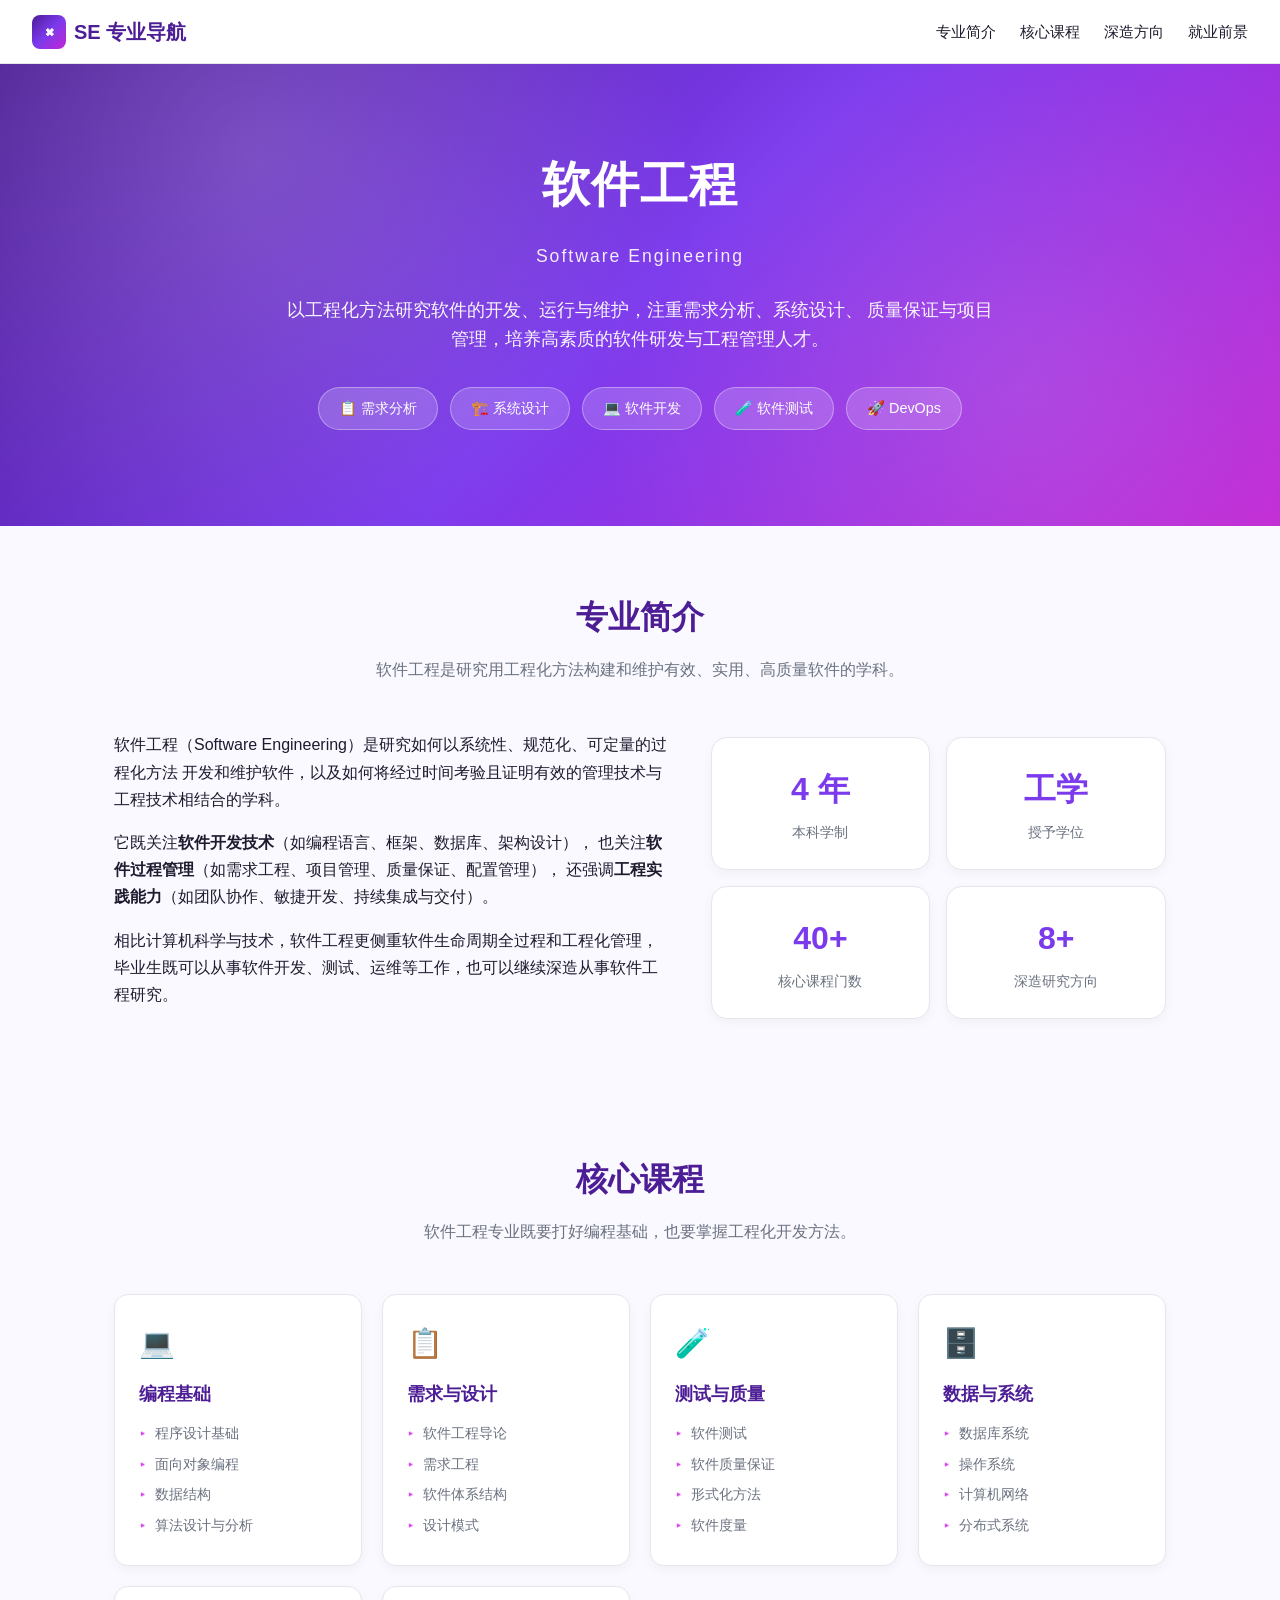
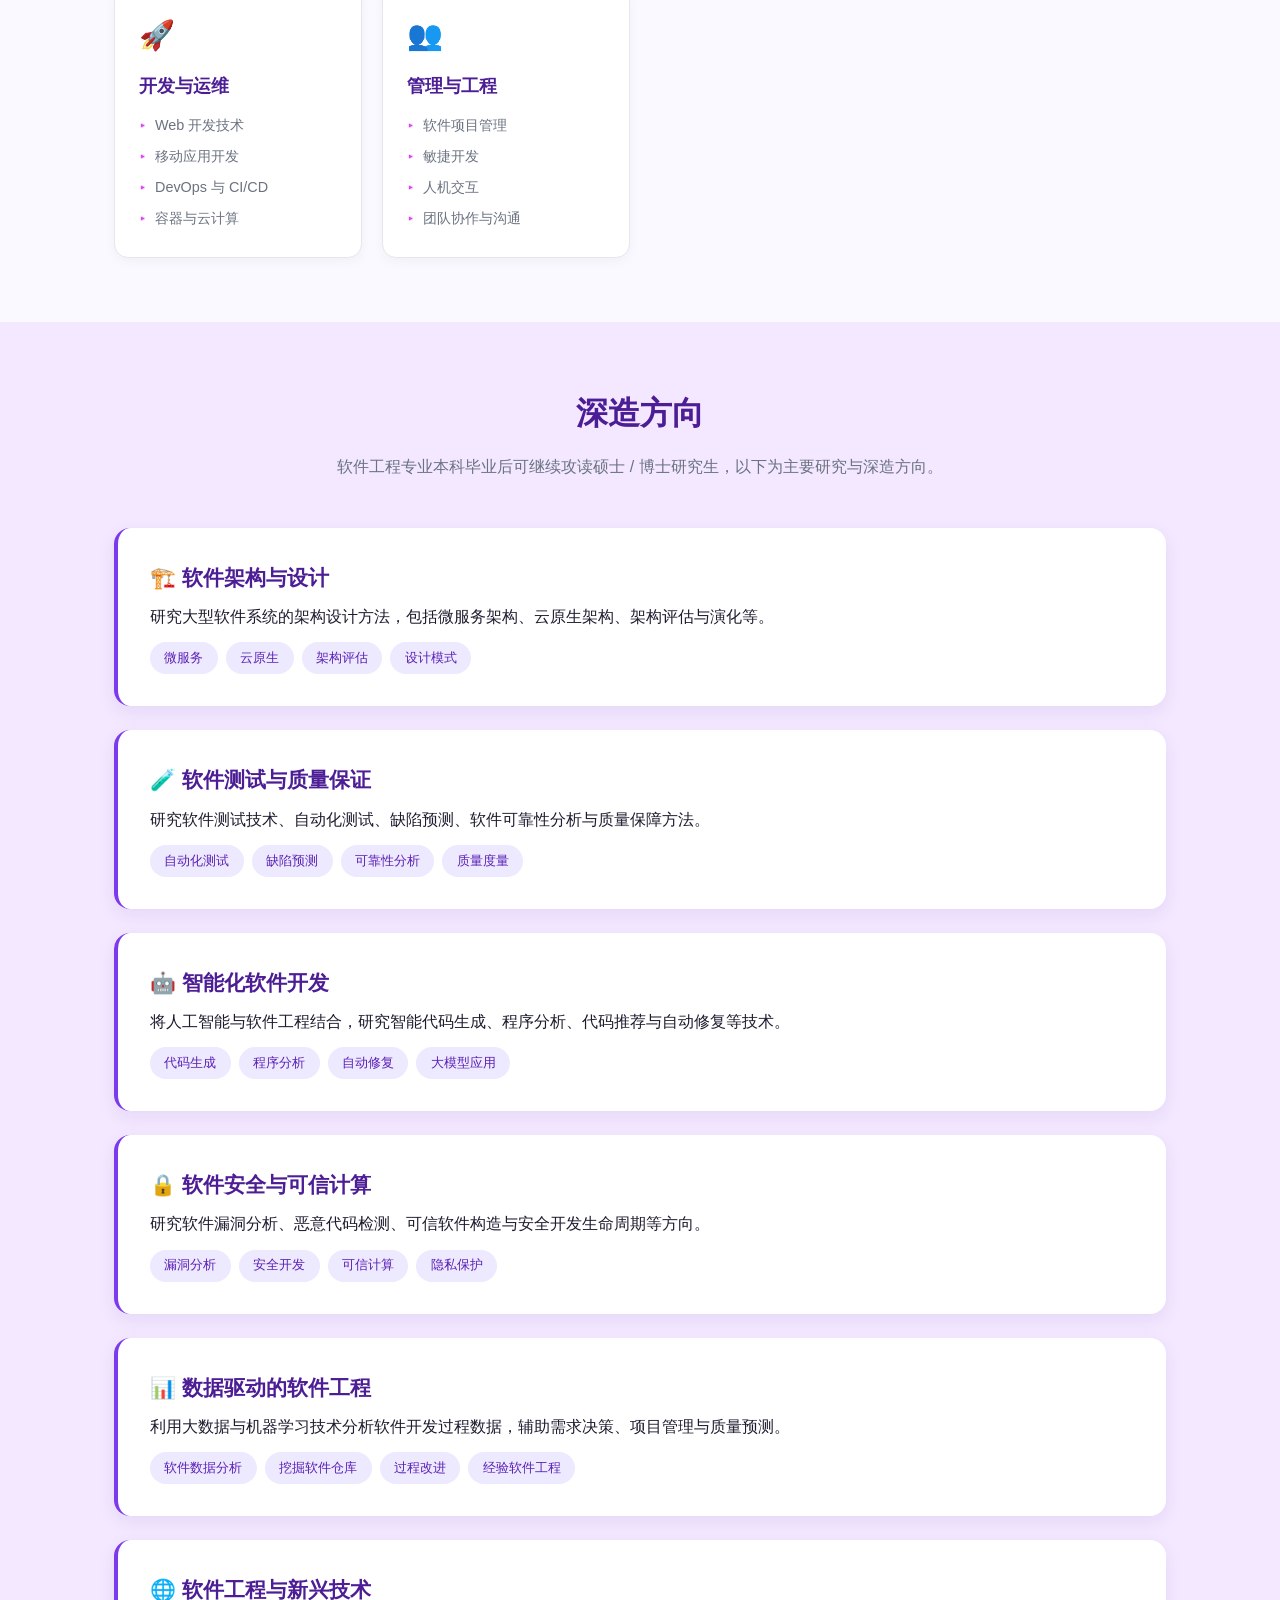
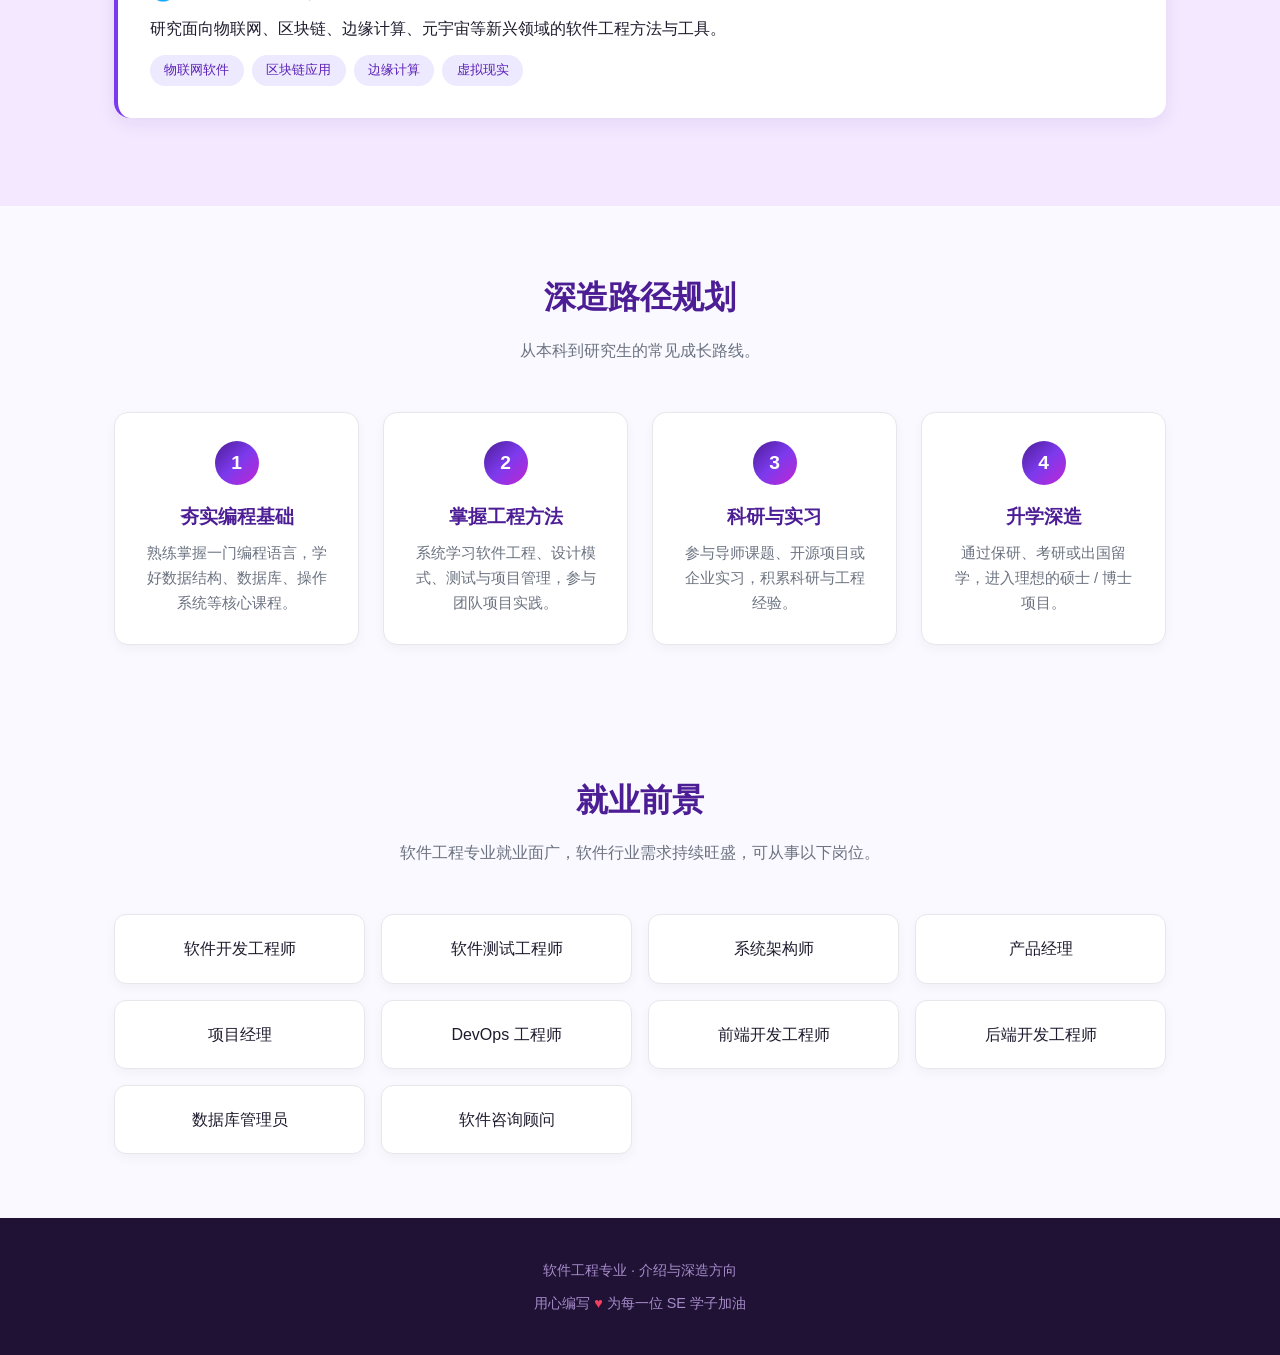
<file: software-engineering.html>
<!DOCTYPE html>
<html lang="zh-CN">
<head>
  <meta charset="UTF-8">
  <meta name="viewport" content="width=device-width, initial-scale=1.0">
  <title>软件工程专业 · 介绍与深造方向</title>
  <style>
    :root {
      --primary: #4c1d95;
      --primary-light: #7c3aed;
      --accent: #d946ef;
      --bg: #faf9ff;
      --card-bg: #ffffff;
      --text: #1e1b2e;
      --text-light: #6b7280;
      --border: #e5e7eb;
      --gradient: linear-gradient(135deg, #4c1d95 0%, #7c3aed 50%, #c026d3 100%);
    }

    * {
      margin: 0;
      padding: 0;
      box-sizing: border-box;
    }

    html {
      scroll-behavior: smooth;
    }

    body {
      font-family: -apple-system, BlinkMacSystemFont, "Segoe UI", "PingFang SC",
        "Hiragino Sans GB", "Microsoft YaHei", sans-serif;
      background: var(--bg);
      color: var(--text);
      line-height: 1.7;
    }

    /* ===== 导航栏 ===== */
    .navbar {
      position: sticky;
      top: 0;
      z-index: 100;
      background: rgba(255, 255, 255, 0.92);
      backdrop-filter: blur(12px);
      border-bottom: 1px solid var(--border);
      padding: 0 2rem;
      height: 64px;
      display: flex;
      align-items: center;
      justify-content: space-between;
    }

    .navbar .logo {
      font-size: 1.25rem;
      font-weight: 700;
      color: var(--primary);
      display: flex;
      align-items: center;
      gap: 0.5rem;
    }

    .navbar .logo .icon {
      width: 34px;
      height: 34px;
      border-radius: 8px;
      background: var(--gradient);
      display: flex;
      align-items: center;
      justify-content: center;
      color: #fff;
      font-size: 1rem;
    }

    .nav-links {
      display: flex;
      gap: 1.5rem;
      list-style: none;
    }

    .nav-links a {
      color: var(--text);
      text-decoration: none;
      font-size: 0.95rem;
      font-weight: 500;
      transition: color 0.2s;
    }

    .nav-links a:hover {
      color: var(--primary-light);
    }

    @media (max-width: 640px) {
      .navbar {
        padding: 0 1rem;
      }
      .nav-links {
        gap: 1rem;
      }
      .nav-links a {
        font-size: 0.85rem;
      }
    }

    /* ===== Hero ===== */
    .hero {
      background: var(--gradient);
      color: #fff;
      text-align: center;
      padding: 5rem 1.5rem 6rem;
      position: relative;
      overflow: hidden;
    }

    .hero::after {
      content: "";
      position: absolute;
      inset: 0;
      background: radial-gradient(circle at 20% 20%, rgba(255, 255, 255, 0.18), transparent 40%),
        radial-gradient(circle at 80% 70%, rgba(255, 255, 255, 0.12), transparent 40%);
      pointer-events: none;
    }

    .hero h1 {
      font-size: 3rem;
      letter-spacing: 1px;
      margin-bottom: 1rem;
      position: relative;
      z-index: 1;
    }

    .hero .en {
      font-size: 1.1rem;
      opacity: 0.9;
      letter-spacing: 2px;
      margin-bottom: 1.5rem;
      position: relative;
      z-index: 1;
    }

    .hero p {
      max-width: 720px;
      margin: 0 auto;
      font-size: 1.1rem;
      opacity: 0.95;
      position: relative;
      z-index: 1;
    }

    .hero .badges {
      margin-top: 2rem;
      display: flex;
      flex-wrap: wrap;
      gap: 0.75rem;
      justify-content: center;
      position: relative;
      z-index: 1;
    }

    .hero .badge {
      background: rgba(255, 255, 255, 0.18);
      border: 1px solid rgba(255, 255, 255, 0.35);
      padding: 0.5rem 1.25rem;
      border-radius: 999px;
      font-size: 0.9rem;
      backdrop-filter: blur(4px);
    }

    @media (max-width: 640px) {
      .hero h1 {
        font-size: 2rem;
      }
      .hero p {
        font-size: 1rem;
      }
    }

    /* ===== 通用布局 ===== */
    .container {
      max-width: 1100px;
      margin: 0 auto;
      padding: 0 1.5rem;
    }

    section {
      padding: 4rem 0;
    }

    .section-title {
      text-align: center;
      font-size: 2rem;
      margin-bottom: 0.75rem;
      color: var(--primary);
    }

    .section-subtitle {
      text-align: center;
      color: var(--text-light);
      max-width: 640px;
      margin: 0 auto 3rem;
    }

    /* ===== 专业简介 ===== */
    .intro-grid {
      display: grid;
      grid-template-columns: 1.1fr 0.9fr;
      gap: 2.5rem;
      align-items: center;
    }

    .intro-text p {
      margin-bottom: 1rem;
      color: var(--text);
    }

    .intro-stats {
      display: grid;
      grid-template-columns: 1fr 1fr;
      gap: 1rem;
    }

    .stat-card {
      background: var(--card-bg);
      border: 1px solid var(--border);
      border-radius: 16px;
      padding: 1.5rem;
      text-align: center;
      box-shadow: 0 4px 12px rgba(0, 0, 0, 0.04);
      transition: transform 0.2s, box-shadow 0.2s;
    }

    .stat-card:hover {
      transform: translateY(-4px);
      box-shadow: 0 12px 24px rgba(76, 29, 149, 0.12);
    }

    .stat-card .num {
      font-size: 2rem;
      font-weight: 700;
      color: var(--primary-light);
    }

    .stat-card .label {
      color: var(--text-light);
      font-size: 0.9rem;
      margin-top: 0.25rem;
    }

    @media (max-width: 800px) {
      .intro-grid {
        grid-template-columns: 1fr;
      }
    }

    /* ===== 课程卡片 ===== */
    .cards-grid {
      display: grid;
      grid-template-columns: repeat(auto-fit, minmax(230px, 1fr));
      gap: 1.25rem;
    }

    .course-card {
      background: var(--card-bg);
      border: 1px solid var(--border);
      border-radius: 14px;
      padding: 1.5rem;
      box-shadow: 0 4px 12px rgba(0, 0, 0, 0.04);
      transition: transform 0.2s, border-color 0.2s;
    }

    .course-card:hover {
      transform: translateY(-4px);
      border-color: var(--primary-light);
    }

    .course-card .emoji {
      font-size: 1.8rem;
      margin-bottom: 0.75rem;
    }

    .course-card h3 {
      font-size: 1.1rem;
      margin-bottom: 0.5rem;
      color: var(--primary);
    }

    .course-card ul {
      list-style: none;
      padding: 0;
    }

    .course-card li {
      color: var(--text-light);
      font-size: 0.9rem;
      padding: 0.2rem 0;
      padding-left: 1rem;
      position: relative;
    }

    .course-card li::before {
      content: "▸";
      position: absolute;
      left: 0;
      color: var(--accent);
    }

    /* ===== 深造方向 ===== */
    .directions {
      background: #f3e8ff;
    }

    .direction-card {
      background: var(--card-bg);
      border-radius: 16px;
      padding: 2rem;
      box-shadow: 0 6px 18px rgba(76, 29, 149, 0.08);
      border-left: 4px solid var(--primary-light);
      margin-bottom: 1.5rem;
      transition: transform 0.2s;
    }

    .direction-card:hover {
      transform: translateX(6px);
    }

    .direction-card h3 {
      color: var(--primary);
      font-size: 1.3rem;
      margin-bottom: 0.5rem;
      display: flex;
      align-items: center;
      gap: 0.5rem;
    }

    .direction-card .desc {
      color: var(--text);
      margin-bottom: 0.75rem;
    }

    .direction-card .tags {
      display: flex;
      flex-wrap: wrap;
      gap: 0.5rem;
    }

    .direction-card .tag {
      background: #ede9fe;
      color: #5b21b6;
      font-size: 0.82rem;
      padding: 0.3rem 0.9rem;
      border-radius: 999px;
      font-weight: 500;
    }

    /* ===== 时间线（深造路径） ===== */
    .timeline {
      display: grid;
      grid-template-columns: repeat(auto-fit, minmax(240px, 1fr));
      gap: 1.5rem;
      margin-top: 1rem;
    }

    .timeline-step {
      background: var(--card-bg);
      border: 1px solid var(--border);
      border-radius: 14px;
      padding: 1.75rem;
      text-align: center;
      box-shadow: 0 4px 12px rgba(0, 0, 0, 0.04);
    }

    .timeline-step .step-num {
      width: 44px;
      height: 44px;
      margin: 0 auto 1rem;
      background: var(--gradient);
      color: #fff;
      font-weight: 700;
      font-size: 1.2rem;
      border-radius: 50%;
      display: flex;
      align-items: center;
      justify-content: center;
    }

    .timeline-step h3 {
      margin-bottom: 0.5rem;
      color: var(--primary);
    }

    .timeline-step p {
      color: var(--text-light);
      font-size: 0.92rem;
    }

    /* ===== 就业方向 ===== */
    .job-grid {
      display: grid;
      grid-template-columns: repeat(auto-fit, minmax(200px, 1fr));
      gap: 1rem;
    }

    .job-item {
      background: var(--card-bg);
      border: 1px solid var(--border);
      border-radius: 12px;
      padding: 1.25rem;
      text-align: center;
      font-weight: 500;
      color: var(--text);
      box-shadow: 0 4px 12px rgba(0, 0, 0, 0.04);
      transition: background 0.2s, color 0.2s;
    }

    .job-item:hover {
      background: var(--primary);
      color: #fff;
    }

    /* ===== 页脚 ===== */
    footer {
      background: #1f1235;
      color: #a78bca;
      text-align: center;
      padding: 2.5rem 1.5rem;
      font-size: 0.9rem;
    }

    footer .heart {
      color: #f43f5e;
    }
  </style>
</head>
<body>

  <!-- 导航栏 -->
  <nav class="navbar">
    <div class="logo">
      <span class="icon">⌘</span>
      SE 专业导航
    </div>
    <ul class="nav-links">
      <li><a href="#intro">专业简介</a></li>
      <li><a href="#courses">核心课程</a></li>
      <li><a href="#directions">深造方向</a></li>
      <li><a href="#jobs">就业前景</a></li>
    </ul>
  </nav>

  <!-- Hero -->
  <header class="hero">
    <h1>软件工程</h1>
    <div class="en">Software Engineering</div>
    <p>
      以工程化方法研究软件的开发、运行与维护，注重需求分析、系统设计、
      质量保证与项目管理，培养高素质的软件研发与工程管理人才。
    </p>
    <div class="badges">
      <span class="badge">📋 需求分析</span>
      <span class="badge">🏗️ 系统设计</span>
      <span class="badge">💻 软件开发</span>
      <span class="badge">🧪 软件测试</span>
      <span class="badge">🚀 DevOps</span>
    </div>
  </header>

  <!-- 专业简介 -->
  <section id="intro">
    <div class="container">
      <h2 class="section-title">专业简介</h2>
      <p class="section-subtitle">软件工程是研究用工程化方法构建和维护有效、实用、高质量软件的学科。</p>
      <div class="intro-grid">
        <div class="intro-text">
          <p>
            软件工程（Software Engineering）是研究如何以系统性、规范化、可定量的过程化方法
            开发和维护软件，以及如何将经过时间考验且证明有效的管理技术与工程技术相结合的学科。
          </p>
          <p>
            它既关注<strong>软件开发技术</strong>（如编程语言、框架、数据库、架构设计），
            也关注<strong>软件过程管理</strong>（如需求工程、项目管理、质量保证、配置管理），
            还强调<strong>工程实践能力</strong>（如团队协作、敏捷开发、持续集成与交付）。
          </p>
          <p>
            相比计算机科学与技术，软件工程更侧重软件生命周期全过程和工程化管理，
            毕业生既可以从事软件开发、测试、运维等工作，也可以继续深造从事软件工程研究。
          </p>
        </div>
        <div class="intro-stats">
          <div class="stat-card">
            <div class="num">4 年</div>
            <div class="label">本科学制</div>
          </div>
          <div class="stat-card">
            <div class="num">工学</div>
            <div class="label">授予学位</div>
          </div>
          <div class="stat-card">
            <div class="num">40+</div>
            <div class="label">核心课程门数</div>
          </div>
          <div class="stat-card">
            <div class="num">8+</div>
            <div class="label">深造研究方向</div>
          </div>
        </div>
      </div>
    </div>
  </section>

  <!-- 核心课程 -->
  <section id="courses">
    <div class="container">
      <h2 class="section-title">核心课程</h2>
      <p class="section-subtitle">软件工程专业既要打好编程基础，也要掌握工程化开发方法。</p>
      <div class="cards-grid">
        <div class="course-card">
          <div class="emoji">💻</div>
          <h3>编程基础</h3>
          <ul>
            <li>程序设计基础</li>
            <li>面向对象编程</li>
            <li>数据结构</li>
            <li>算法设计与分析</li>
          </ul>
        </div>
        <div class="course-card">
          <div class="emoji">📋</div>
          <h3>需求与设计</h3>
          <ul>
            <li>软件工程导论</li>
            <li>需求工程</li>
            <li>软件体系结构</li>
            <li>设计模式</li>
          </ul>
        </div>
        <div class="course-card">
          <div class="emoji">🧪</div>
          <h3>测试与质量</h3>
          <ul>
            <li>软件测试</li>
            <li>软件质量保证</li>
            <li>形式化方法</li>
            <li>软件度量</li>
          </ul>
        </div>
        <div class="course-card">
          <div class="emoji">🗄️</div>
          <h3>数据与系统</h3>
          <ul>
            <li>数据库系统</li>
            <li>操作系统</li>
            <li>计算机网络</li>
            <li>分布式系统</li>
          </ul>
        </div>
        <div class="course-card">
          <div class="emoji">🚀</div>
          <h3>开发与运维</h3>
          <ul>
            <li>Web 开发技术</li>
            <li>移动应用开发</li>
            <li>DevOps 与 CI/CD</li>
            <li>容器与云计算</li>
          </ul>
        </div>
        <div class="course-card">
          <div class="emoji">👥</div>
          <h3>管理与工程</h3>
          <ul>
            <li>软件项目管理</li>
            <li>敏捷开发</li>
            <li>人机交互</li>
            <li>团队协作与沟通</li>
          </ul>
        </div>
      </div>
    </div>
  </section>

  <!-- 深造方向 -->
  <section id="directions" class="directions">
    <div class="container">
      <h2 class="section-title">深造方向</h2>
      <p class="section-subtitle">
        软件工程专业本科毕业后可继续攻读硕士 / 博士研究生，以下为主要研究与深造方向。
      </p>

      <div class="direction-card">
        <h3>🏗️ 软件架构与设计</h3>
        <p class="desc">
          研究大型软件系统的架构设计方法，包括微服务架构、云原生架构、架构评估与演化等。
        </p>
        <div class="tags">
          <span class="tag">微服务</span>
          <span class="tag">云原生</span>
          <span class="tag">架构评估</span>
          <span class="tag">设计模式</span>
        </div>
      </div>

      <div class="direction-card">
        <h3>🧪 软件测试与质量保证</h3>
        <p class="desc">
          研究软件测试技术、自动化测试、缺陷预测、软件可靠性分析与质量保障方法。
        </p>
        <div class="tags">
          <span class="tag">自动化测试</span>
          <span class="tag">缺陷预测</span>
          <span class="tag">可靠性分析</span>
          <span class="tag">质量度量</span>
        </div>
      </div>

      <div class="direction-card">
        <h3>🤖 智能化软件开发</h3>
        <p class="desc">
          将人工智能与软件工程结合，研究智能代码生成、程序分析、代码推荐与自动修复等技术。
        </p>
        <div class="tags">
          <span class="tag">代码生成</span>
          <span class="tag">程序分析</span>
          <span class="tag">自动修复</span>
          <span class="tag">大模型应用</span>
        </div>
      </div>

      <div class="direction-card">
        <h3>🔒 软件安全与可信计算</h3>
        <p class="desc">
          研究软件漏洞分析、恶意代码检测、可信软件构造与安全开发生命周期等方向。
        </p>
        <div class="tags">
          <span class="tag">漏洞分析</span>
          <span class="tag">安全开发</span>
          <span class="tag">可信计算</span>
          <span class="tag">隐私保护</span>
        </div>
      </div>

      <div class="direction-card">
        <h3>📊 数据驱动的软件工程</h3>
        <p class="desc">
          利用大数据与机器学习技术分析软件开发过程数据，辅助需求决策、项目管理与质量预测。
        </p>
        <div class="tags">
          <span class="tag">软件数据分析</span>
          <span class="tag">挖掘软件仓库</span>
          <span class="tag">过程改进</span>
          <span class="tag">经验软件工程</span>
        </div>
      </div>

      <div class="direction-card">
        <h3>🌐 软件工程与新兴技术</h3>
        <p class="desc">
          研究面向物联网、区块链、边缘计算、元宇宙等新兴领域的软件工程方法与工具。
        </p>
        <div class="tags">
          <span class="tag">物联网软件</span>
          <span class="tag">区块链应用</span>
          <span class="tag">边缘计算</span>
          <span class="tag">虚拟现实</span>
        </div>
      </div>
    </div>
  </section>

  <!-- 深造路径 -->
  <section id="path">
    <div class="container">
      <h2 class="section-title">深造路径规划</h2>
      <p class="section-subtitle">从本科到研究生的常见成长路线。</p>
      <div class="timeline">
        <div class="timeline-step">
          <div class="step-num">1</div>
          <h3>夯实编程基础</h3>
          <p>熟练掌握一门编程语言，学好数据结构、数据库、操作系统等核心课程。</p>
        </div>
        <div class="timeline-step">
          <div class="step-num">2</div>
          <h3>掌握工程方法</h3>
          <p>系统学习软件工程、设计模式、测试与项目管理，参与团队项目实践。</p>
        </div>
        <div class="timeline-step">
          <div class="step-num">3</div>
          <h3>科研与实习</h3>
          <p>参与导师课题、开源项目或企业实习，积累科研与工程经验。</p>
        </div>
        <div class="timeline-step">
          <div class="step-num">4</div>
          <h3>升学深造</h3>
          <p>通过保研、考研或出国留学，进入理想的硕士 / 博士项目。</p>
        </div>
      </div>
    </div>
  </section>

  <!-- 就业前景 -->
  <section id="jobs">
    <div class="container">
      <h2 class="section-title">就业前景</h2>
      <p class="section-subtitle">软件工程专业就业面广，软件行业需求持续旺盛，可从事以下岗位。</p>
      <div class="job-grid">
        <div class="job-item">软件开发工程师</div>
        <div class="job-item">软件测试工程师</div>
        <div class="job-item">系统架构师</div>
        <div class="job-item">产品经理</div>
        <div class="job-item">项目经理</div>
        <div class="job-item">DevOps 工程师</div>
        <div class="job-item">前端开发工程师</div>
        <div class="job-item">后端开发工程师</div>
        <div class="job-item">数据库管理员</div>
        <div class="job-item">软件咨询顾问</div>
      </div>
    </div>
  </section>

  <!-- 页脚 -->
  <footer>
    <p>软件工程专业 · 介绍与深造方向</p>
    <p style="margin-top: 0.5rem;">用心编写 <span class="heart">♥</span> 为每一位 SE 学子加油</p>
  </footer>

</body>
</html>
</file>
